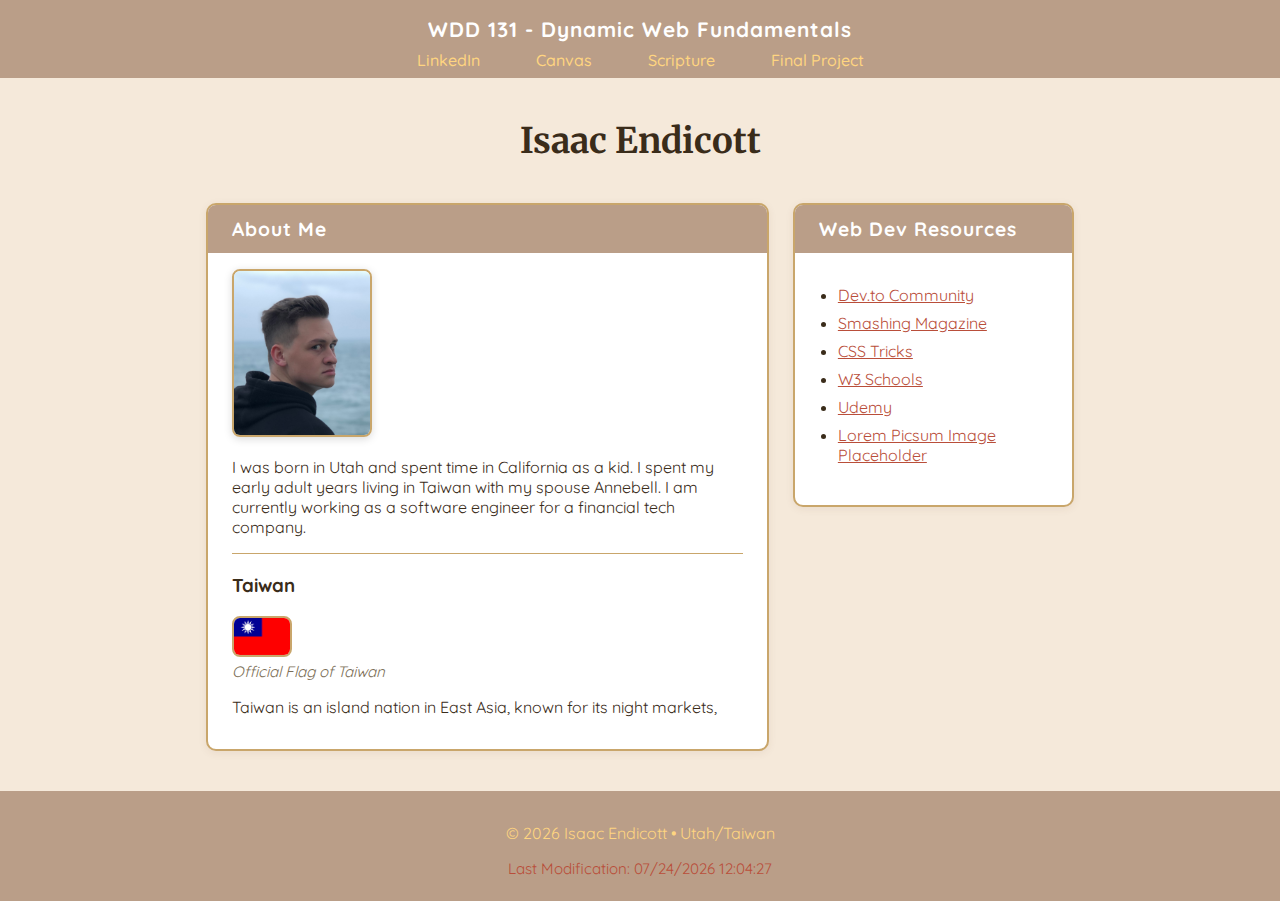
<file: index.html>
<!DOCTYPE html>
<html lang="en">
  <head>
    <meta charset="UTF-8" />
    <meta name="viewport" content="width=device-width, initial-scale=1.0" />
    <title>WDD 131 Dynamic Web Fundamentals Isaac Endicott</title>
    <meta
      name="description"
      content="This is the home page for Isaac Endicott's WDD 131 - Dynamic Web Fundamentals class."
    />
    <link
      href="https://fonts.googleapis.com/css2?family=Quicksand:wght@500;700&family=Merriweather:wght@400;700&display=swap"
      rel="stylesheet"
    />
    <link rel="stylesheet" href="styles/base.css" />
    <script src="scripts/get-dates.js" defer></script>
  </head>
  <body>
    <header>
      <span id="course-title">WDD 131 - Dynamic Web Fundamentals</span>
      <nav>
        <ul>
          <li>
            <a href="https://www.linkedin.com/in/isaac-endicott-92b133186/"
              >LinkedIn</a
            >
          </li>
          <li><a href="https://byupw.instructure.com/">Canvas</a></li>
          <li>
            <a
              href="https://www.churchofjesuschrist.org/study/scriptures/ot/eccl/9?lang=eng&id=p10#p10"
              >Scripture</a
            >
          </li>
          <li><a href="final-project/">Final Project</a></li>
        </ul>
      </nav>
    </header>
    <main>
      <h1>Isaac Endicott</h1>
      <section class="card">
        <h2>About Me</h2>
        <div>
          <img
            src="images/profile-image.JPG"
            alt="Isaac Endicott profile photo"
            style="
              width: 140px;
              border-radius: 8px;
              box-shadow: 0 2px 8px rgba(0, 0, 0, 0.15);
            "
          />
          <div>
            <p>
              I was born in Utah and spent time in California as a kid. I spent
              my early adult years living in Taiwan with my spouse Annebell. I
              am currently working as a software engineer for a financial tech
              company.
            </p>
            <hr />
            <h3>Taiwan</h3>
            <div>
              <img src="images/taiwan-flag.png" alt="Official Flag of Taiwan" />
              <div>
                <em>Official Flag of Taiwan</em>
              </div>
            </div>
            <p>
              Taiwan is an island nation in East Asia, known for its night
              markets,
            </p>
          </div>
        </div>
      </section>
      <section class="card">
        <h2>Web Dev Resources</h2>
        <ul>
          <li>
            <a href="https://dev.to/" target="_blank">Dev.to Community</a>
          </li>
          <li>
            <a href="https://www.smashingmagazine.com/" target="_blank"
              >Smashing Magazine</a
            >
          </li>
          <li>
            <a href="https://css-tricks.com/" target="_blank">CSS Tricks</a>
          </li>
          <li>
            <a href="https://www.w3schools.com/" target="_blank">W3 Schools</a>
          </li>
          <li><a href="https://www.udemy.com/" target="_blank">Udemy</a></li>
          <li>
            <a href="https://picsum.photos/" target="_blank"
              >Lorem Picsum Image Placeholder</a
            >
          </li>
        </ul>
      </section>
    </main>
    <footer>
      <p><span id="currentyear"></span></p>
      <p id="lastModified"></p>
    </footer>
  </body>
</html>
</file>
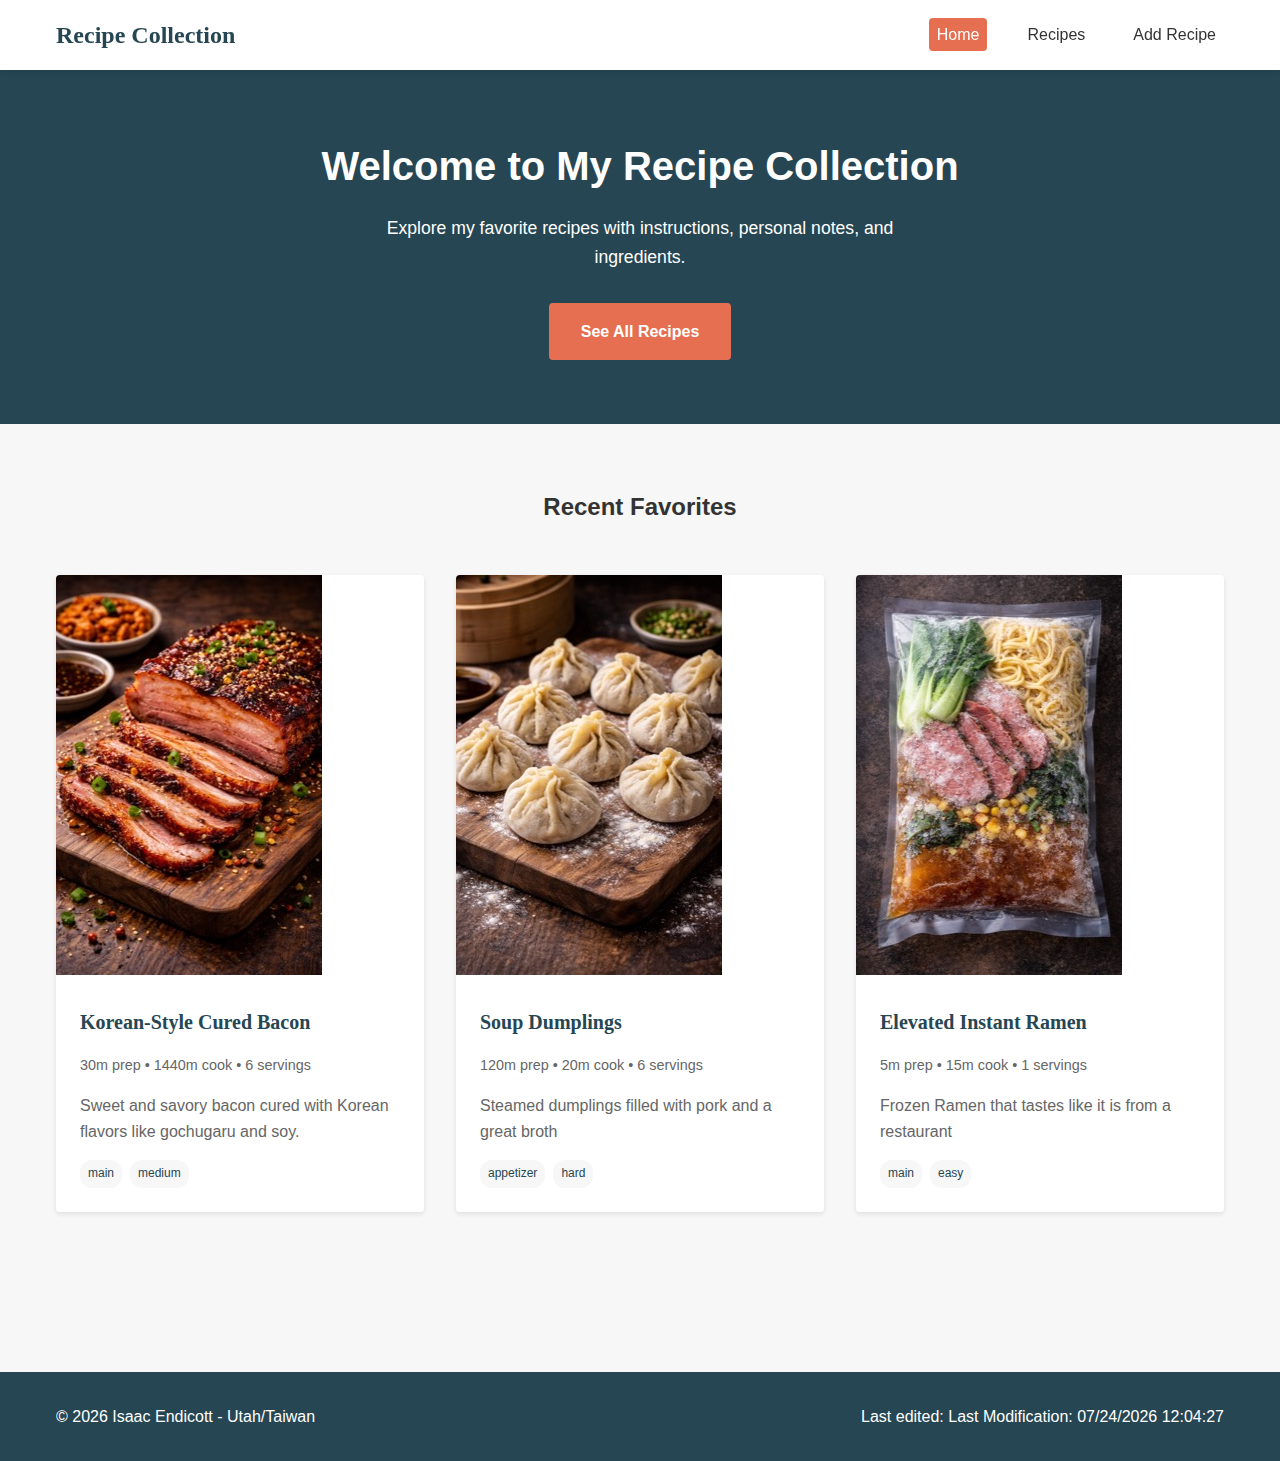
<file: project/index.html>
<!doctype html>
<html lang="en">
  <head>
    <meta charset="UTF-8" />
    <meta name="viewport" content="width=device-width, initial-scale=1.0" />
    <title>Favorite Food Recipe Collection | Home</title>
    <meta
      name="description"
      content="WDD131 Isaac's final project a simple recipe collection page."
    />
    <meta name="author" content="Isaac Endicott" />
    <link rel="preconnect" href="https://fonts.googleapis.com" />
    <link rel="preconnect" href="https://fonts.gstatic.com" crossorigin />
    <link
      href="https://fonts.googleapis.com/css2?family=Playfair+Display:wght@400;700&family=Source+Sans+Pro:wght@300;400;600&display=swap"
      rel="stylesheet"
    />
    <link rel="stylesheet" href="./styles/main.css" />
    <script src="./scripts/main.js"></script>
  </head>

  <body>
    <header class="site-header">
      <div class="container">
        <div class="header-content">
          <div class="logo">
            <h1>Recipe Collection</h1>
          </div>
          <nav class="main-nav" aria-label="Main navigation">
            <button class="nav-toggle" aria-label="Toggle navigation">
              ☰
            </button>
            <ul class="nav-list">
              <li><a href="index.html" class="nav-link active">Home</a></li>
              <li><a href="recipes.html" class="nav-link">Recipes</a></li>
              <li><a href="add-recipe.html" class="nav-link">Add Recipe</a></li>
            </ul>
          </nav>
        </div>
      </div>
    </header>

    <main>
      <section class="hero">
        <div class="container">
          <div class="hero-content">
            <h2>Welcome to My Recipe Collection</h2>
            <p class="hero-text">
              Explore my favorite recipes with instructions, personal notes, and
              ingredients.
            </p>
            <a href="recipes.html" class="cta-button">See All Recipes</a>
          </div>
        </div>
      </section>
      <section class="featured-recipes">
        <div class="container">
          <h2>Recent Favorites</h2>
          <div class="recipe-grid" id="featured-grid"></div>
        </div>
      </section>
    </main>

    <footer class="site-footer">
      <div class="container">
        <div class="footer-content">
          <p>&copy; <span id="year"></span> Isaac Endicott - Utah/Taiwan</p>
          <p>Last edited: <span id="last-edited"></span></p>
        </div>
      </div>
    </footer>
  </body>
</html>
</file>
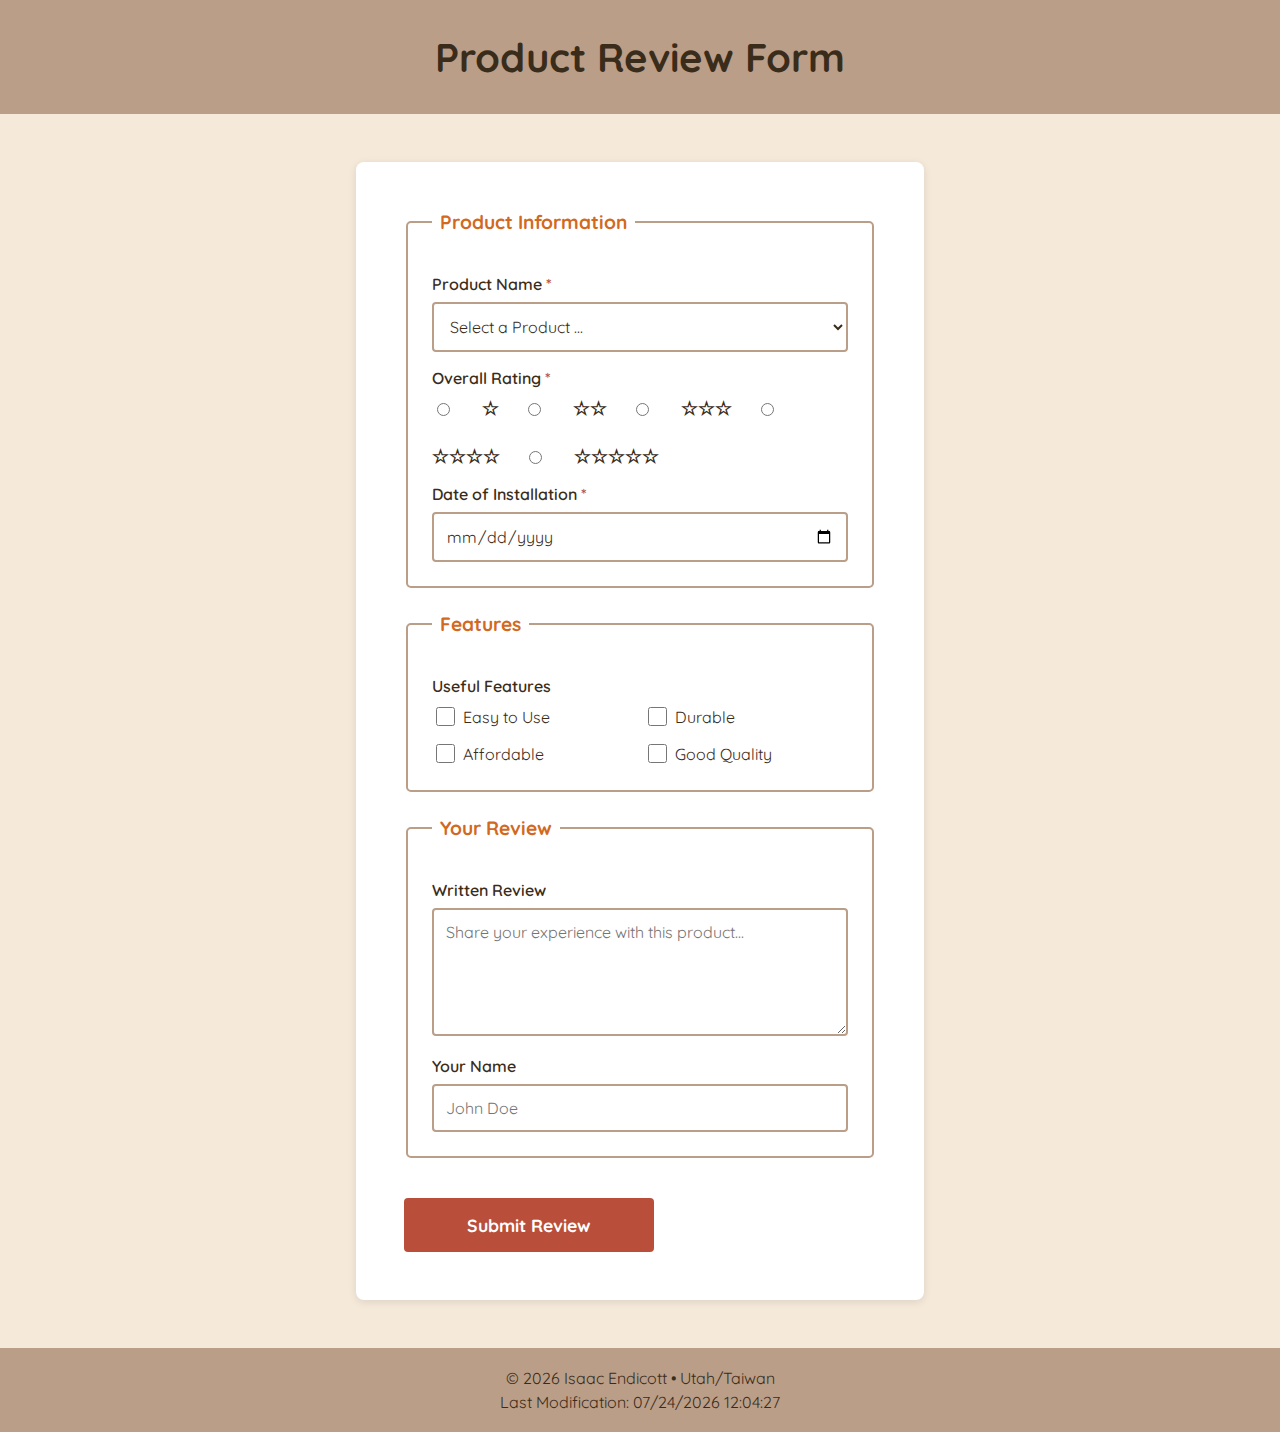
<file: form.html>
<!doctype html>
<html lang="en">
  <head>
    <meta charset="UTF-8" />
    <meta name="viewport" content="width=device-width, initial-scale=1.0" />
    <title>Product Review Form - WDD 131 Isaac Endicott</title>
    <meta
      name="description"
      content="Product review form page for WDD 131 by Isaac Endicott."
    />
    <meta name="author" content="Isaac Endicott" />
    <link rel="preconnect" href="https://fonts.googleapis.com" />
    <link rel="preconnect" href="https://fonts.gstatic.com" crossorigin />
    <link
      href="https://fonts.googleapis.com/css2?family=Quicksand:wght@500;700&family=Merriweather:wght@400;700&display=swap"
      rel="stylesheet"
    />
    <link rel="stylesheet" href="styles/form.css" />
    <script src="scripts/form.js" defer></script>
    <script src="scripts/getdates.js" defer></script>
  </head>
  <body>
    <header>
      <h1>Product Review Form</h1>
    </header>
    <main>
      <form method="get" action="review.html">
        <fieldset>
          <legend>Product Information</legend>

          <label for="productName"
            >Product Name <span class="required">*</span></label
          >
          <select id="productName" name="productName" required>
            <option value="" disabled selected>Select a Product ...</option>
          </select>

          <label>Overall Rating <span class="required">*</span></label>
          <div class="rating-group">
            <input type="radio" id="rating1" name="rating" value="1" required />
            <label for="rating1">&star;</label>

            <input type="radio" id="rating2" name="rating" value="2" />
            <label for="rating2">&star;&star;</label>

            <input type="radio" id="rating3" name="rating" value="3" />
            <label for="rating3">&star;&star;&star;</label>

            <input type="radio" id="rating4" name="rating" value="4" />
            <label for="rating4">&star;&star;&star;&star;</label>

            <input type="radio" id="rating5" name="rating" value="5" />
            <label for="rating5">&star;&star;&star;&star;&star;</label>
          </div>

          <label for="installDate"
            >Date of Installation <span class="required">*</span></label
          >
          <input type="date" id="installDate" name="installDate" required />
        </fieldset>

        <fieldset>
          <legend>Features</legend>

          <label>Useful Features</label>
          <div class="checkbox-group">
            <div>
              <input
                type="checkbox"
                id="easyToUse"
                name="features"
                value="Easy to Use"
              />
              <label for="easyToUse">Easy to Use</label>
            </div>
            <div>
              <input
                type="checkbox"
                id="durable"
                name="features"
                value="Durable"
              />
              <label for="durable">Durable</label>
            </div>
            <div>
              <input
                type="checkbox"
                id="affordable"
                name="features"
                value="Affordable"
              />
              <label for="affordable">Affordable</label>
            </div>
            <div>
              <input
                type="checkbox"
                id="goodQuality"
                name="features"
                value="Good Quality"
              />
              <label for="goodQuality">Good Quality</label>
            </div>
          </div>
        </fieldset>

        <fieldset>
          <legend>Your Review</legend>

          <label for="writtenReview">Written Review</label>
          <textarea
            id="writtenReview"
            name="writtenReview"
            rows="5"
            placeholder="Share your experience with this product..."
          ></textarea>

          <label for="userName">Your Name</label>
          <input
            type="text"
            id="userName"
            name="userName"
            placeholder="John Doe"
          />
        </fieldset>

        <button type="submit">Submit Review</button>
      </form>
    </main>
    <footer>
      <p><span id="currentyear"></span></p>
      <p id="lastModified"></p>
    </footer>
  </body>
</html>
</file>
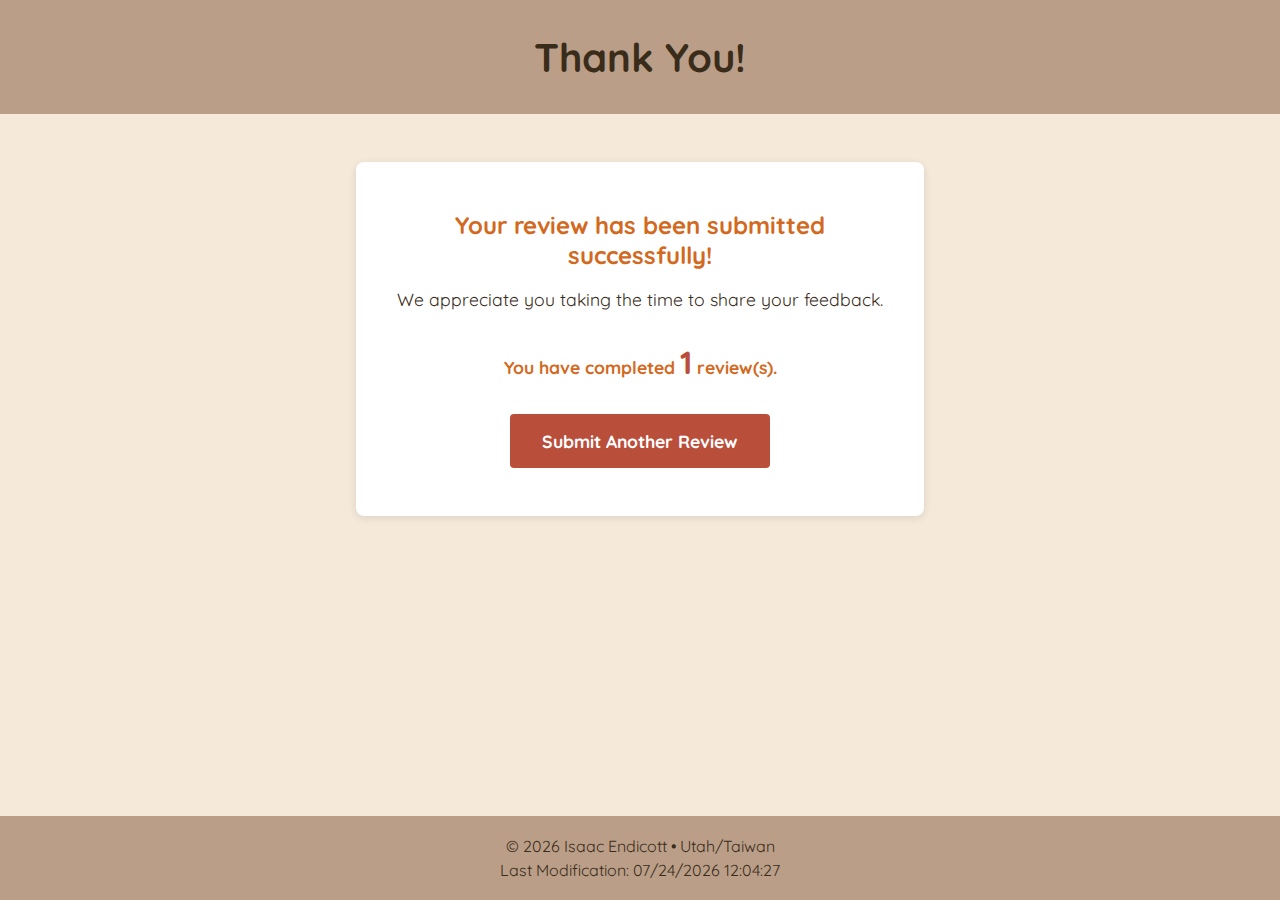
<file: review.html>
<!doctype html>
<html lang="en">
  <head>
    <meta charset="UTF-8" />
    <meta name="viewport" content="width=device-width, initial-scale=1.0" />
    <title>Review Confirmation - WDD 131 Isaac Endicott</title>
    <meta
      name="description"
      content="Review confirmation page for WDD 131 by Isaac Endicott."
    />
    <meta name="author" content="Isaac Endicott" />
    <link rel="preconnect" href="https://fonts.googleapis.com" />
    <link rel="preconnect" href="https://fonts.gstatic.com" crossorigin />
    <link
      href="https://fonts.googleapis.com/css2?family=Quicksand:wght@500;700&family=Merriweather:wght@400;700&display=swap"
      rel="stylesheet"
    />
    <link rel="stylesheet" href="styles/form.css" />
    <script src="scripts/review.js" defer></script>
    <script src="scripts/getdates.js" defer></script>
  </head>
  <body>
    <header>
      <h1>Thank You!</h1>
    </header>
    <main>
      <div class="confirmation-message">
        <h2>Your review has been submitted successfully!</h2>
        <p>We appreciate you taking the time to share your feedback.</p>
        <p class="review-count">
          You have completed <span id="reviewCount">0</span> review(s).
        </p>
        <a href="form.html" class="button">Submit Another Review</a>
      </div>
    </main>
    <footer>
      <p><span id="currentyear"></span></p>
      <p id="lastModified"></p>
    </footer>
  </body>
</html>
</file>
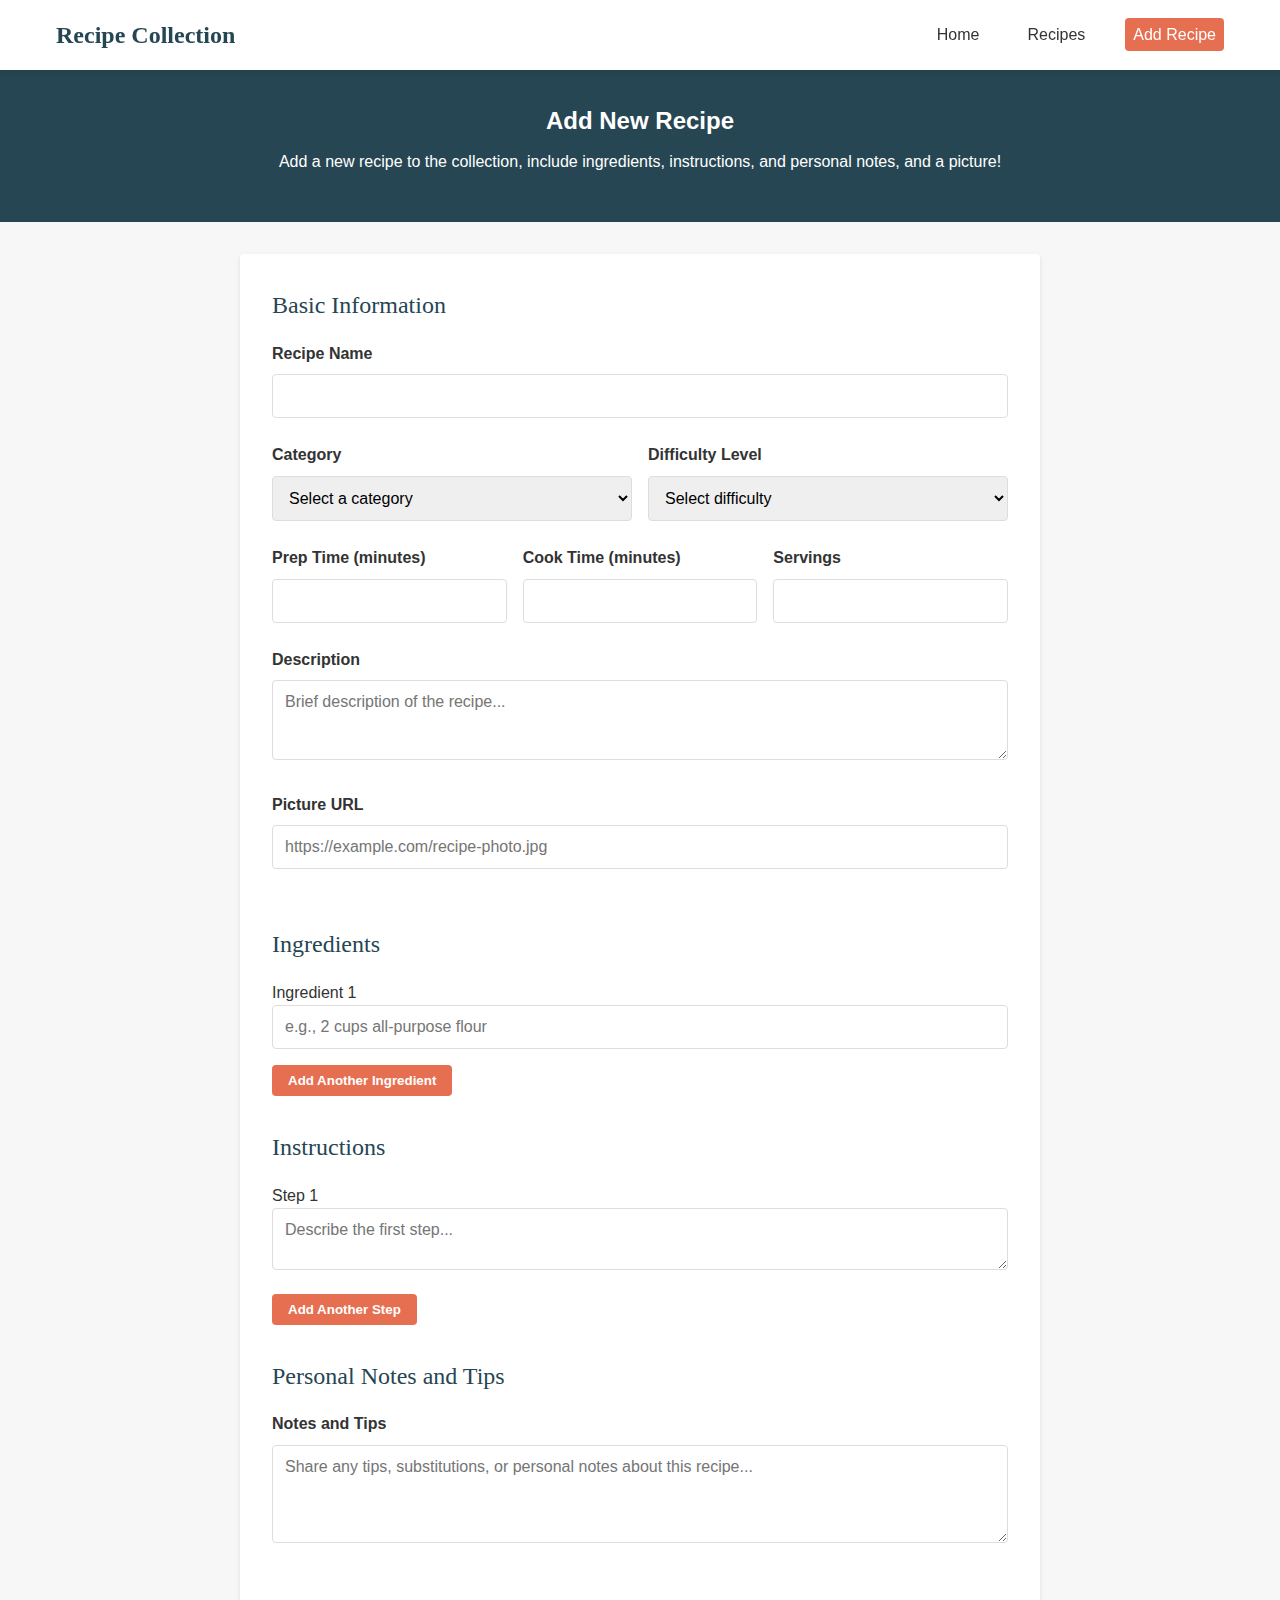
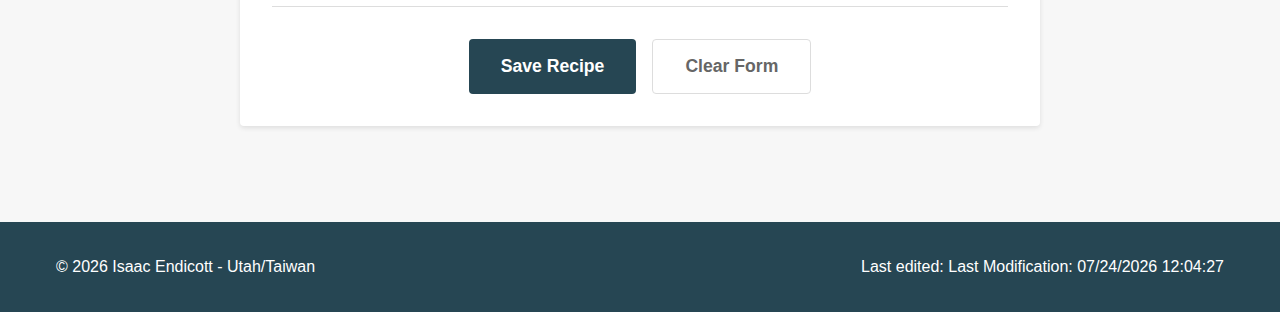
<file: project/add-recipe.html>
<!doctype html>
<html lang="en">
  <head>
    <meta charset="UTF-8" />
    <meta name="viewport" content="width=device-width, initial-scale=1.0" />
    <title>Add New Recipe | Favorite Food Recipe Collection</title>
    <meta
      name="description"
      content="WDD131 Isaac's final project a recipe collection form"
    />
    <meta name="author" content="Isaac Endicott" />
    <link rel="preconnect" href="https://fonts.googleapis.com" />
    <link rel="preconnect" href="https://fonts.gstatic.com" crossorigin />
    <link
      href="https://fonts.googleapis.com/css2?family=Playfair+Display:wght@400;700&family=Source+Sans+Pro:wght@300;400;600&display=swap"
      rel="stylesheet"
    />
    <link rel="stylesheet" href="./styles/main.css" />
    <script src="./scripts/main.js"></script>
    <script src="./scripts/add-recipe.js"></script>
  </head>

  <body>
    <header class="site-header">
      <div class="container">
        <div class="header-content">
          <div class="logo">
            <h1><a href="index.html">Recipe Collection</a></h1>
          </div>
          <nav class="main-nav" aria-label="Main navigation">
            <button class="nav-toggle" aria-label="Toggle navigation">
              ☰
            </button>
            <ul class="nav-list">
              <li><a href="index.html" class="nav-link">Home</a></li>
              <li><a href="recipes.html" class="nav-link">Recipes</a></li>
              <li>
                <a href="add-recipe.html" class="nav-link active">Add Recipe</a>
              </li>
            </ul>
          </nav>
        </div>
      </div>
    </header>

    <main>
      <section class="page-hero">
        <div class="container">
          <h2>Add New Recipe</h2>
          <p>
            Add a new recipe to the collection, include ingredients,
            instructions, and personal notes, and a picture!
          </p>
        </div>
      </section>

      <section class="form-section">
        <div class="container">
          <form class="recipe-form" id="recipe-form" novalidate>
            <fieldset class="form-section-group">
              <legend>Basic Information</legend>

              <div class="form-group">
                <label for="recipe-name" class="required">Recipe Name</label>
                <input
                  type="text"
                  id="recipe-name"
                  name="recipeName"
                  required
                  maxlength="100"
                  class="form-control"
                />
                <div class="error-message" id="recipe-name-error"></div>
              </div>

              <div class="form-row">
                <div class="form-group">
                  <label for="category" class="required">Category</label>
                  <select
                    id="category"
                    name="category"
                    required
                    class="form-control"
                  >
                    <option value="">Select a category</option>
                    <option value="main">Main Dishes</option>
                    <option value="appetizer">Appetizers</option>
                    <option value="dessert">Desserts</option>
                    <option value="soup">Soups</option>
                    <option value="side">Side Dishes</option>
                  </select>
                  <div class="error-message" id="category-error"></div>
                </div>

                <div class="form-group">
                  <label for="difficulty" class="required"
                    >Difficulty Level</label
                  >
                  <select
                    id="difficulty"
                    name="difficulty"
                    required
                    class="form-control"
                  >
                    <option value="">Select difficulty</option>
                    <option value="easy">Easy</option>
                    <option value="medium">Medium</option>
                    <option value="hard">Hard</option>
                  </select>
                  <div class="error-message" id="difficulty-error"></div>
                </div>
              </div>

              <div class="form-row">
                <div class="form-group">
                  <label for="prep-time">Prep Time (minutes)</label>
                  <input
                    type="number"
                    id="prep-time"
                    name="prepTime"
                    min="1"
                    max="480"
                    class="form-control"
                    required
                  />
                </div>

                <div class="form-group">
                  <label for="cook-time">Cook Time (minutes)</label>
                  <input
                    type="number"
                    id="cook-time"
                    name="cookTime"
                    min="1"
                    max="480"
                    class="form-control"
                    required
                  />
                </div>

                <div class="form-group">
                  <label for="servings">Servings</label>
                  <input
                    type="number"
                    id="servings"
                    name="servings"
                    min="1"
                    max="20"
                    class="form-control"
                    required
                  />
                </div>
              </div>

              <div class="form-group">
                <label for="description">Description</label>
                <textarea
                  id="description"
                  name="description"
                  rows="3"
                  maxlength="500"
                  class="form-control"
                  placeholder="Brief description of the recipe..."
                  required
                ></textarea>
              </div>

              <div class="form-group">
                <label for="image-url" class="required">Picture URL</label>
                <input
                  type="url"
                  id="image-url"
                  name="imageUrl"
                  required
                  class="form-control"
                  placeholder="https://example.com/recipe-photo.jpg"
                />
                <div class="error-message" id="image-url-error"></div>
              </div>
            </fieldset>

            <fieldset class="form-section-group">
              <legend>Ingredients</legend>

              <div class="dynamic-list" id="ingredients-list">
                <div class="list-item">
                  <label for="ingredient-0" class="sr-only">Ingredient 1</label>
                  <input
                    type="text"
                    id="ingredient-0"
                    name="ingredient-0"
                    placeholder="e.g., 2 cups all-purpose flour"
                    class="form-control ingredient-input"
                    required
                  />
                </div>
              </div>

              <button type="button" id="add-ingredient" class="add-btn">
                Add Another Ingredient
              </button>
            </fieldset>

            <fieldset class="form-section-group">
              <legend>Instructions</legend>

              <div class="dynamic-list" id="instructions-list">
                <div class="list-item">
                  <label for="instruction-0" class="sr-only">Step 1</label>
                  <textarea
                    id="instruction-0"
                    name="instruction-0"
                    rows="2"
                    placeholder="Describe the first step..."
                    class="form-control instruction-input"
                    required
                  ></textarea>
                </div>
              </div>

              <button type="button" id="add-instruction" class="add-btn">
                Add Another Step
              </button>
            </fieldset>

            <fieldset class="form-section-group">
              <legend>Personal Notes and Tips</legend>

              <div class="form-group">
                <label for="notes">Notes and Tips</label>
                <textarea
                  id="notes"
                  name="notes"
                  rows="4"
                  maxlength="1000"
                  class="form-control"
                  placeholder="Share any tips, substitutions, or personal notes about this recipe..."
                  required
                ></textarea>
              </div>
            </fieldset>

            <div class="form-actions">
              <button type="submit" class="submit-btn">Save Recipe</button>
              <button type="reset" class="reset-btn">Clear Form</button>
            </div>

            <div
              class="form-message"
              id="form-message"
              style="display: none"
            ></div>
          </form>
        </div>
      </section>
    </main>

    <footer class="site-footer">
      <div class="container">
        <div class="footer-content">
          <p>&copy; <span id="year"></span> Isaac Endicott - Utah/Taiwan</p>
          <p>Last edited: <span id="last-edited"></span></p>
        </div>
      </div>
    </footer>
  </body>
</html>
</file>
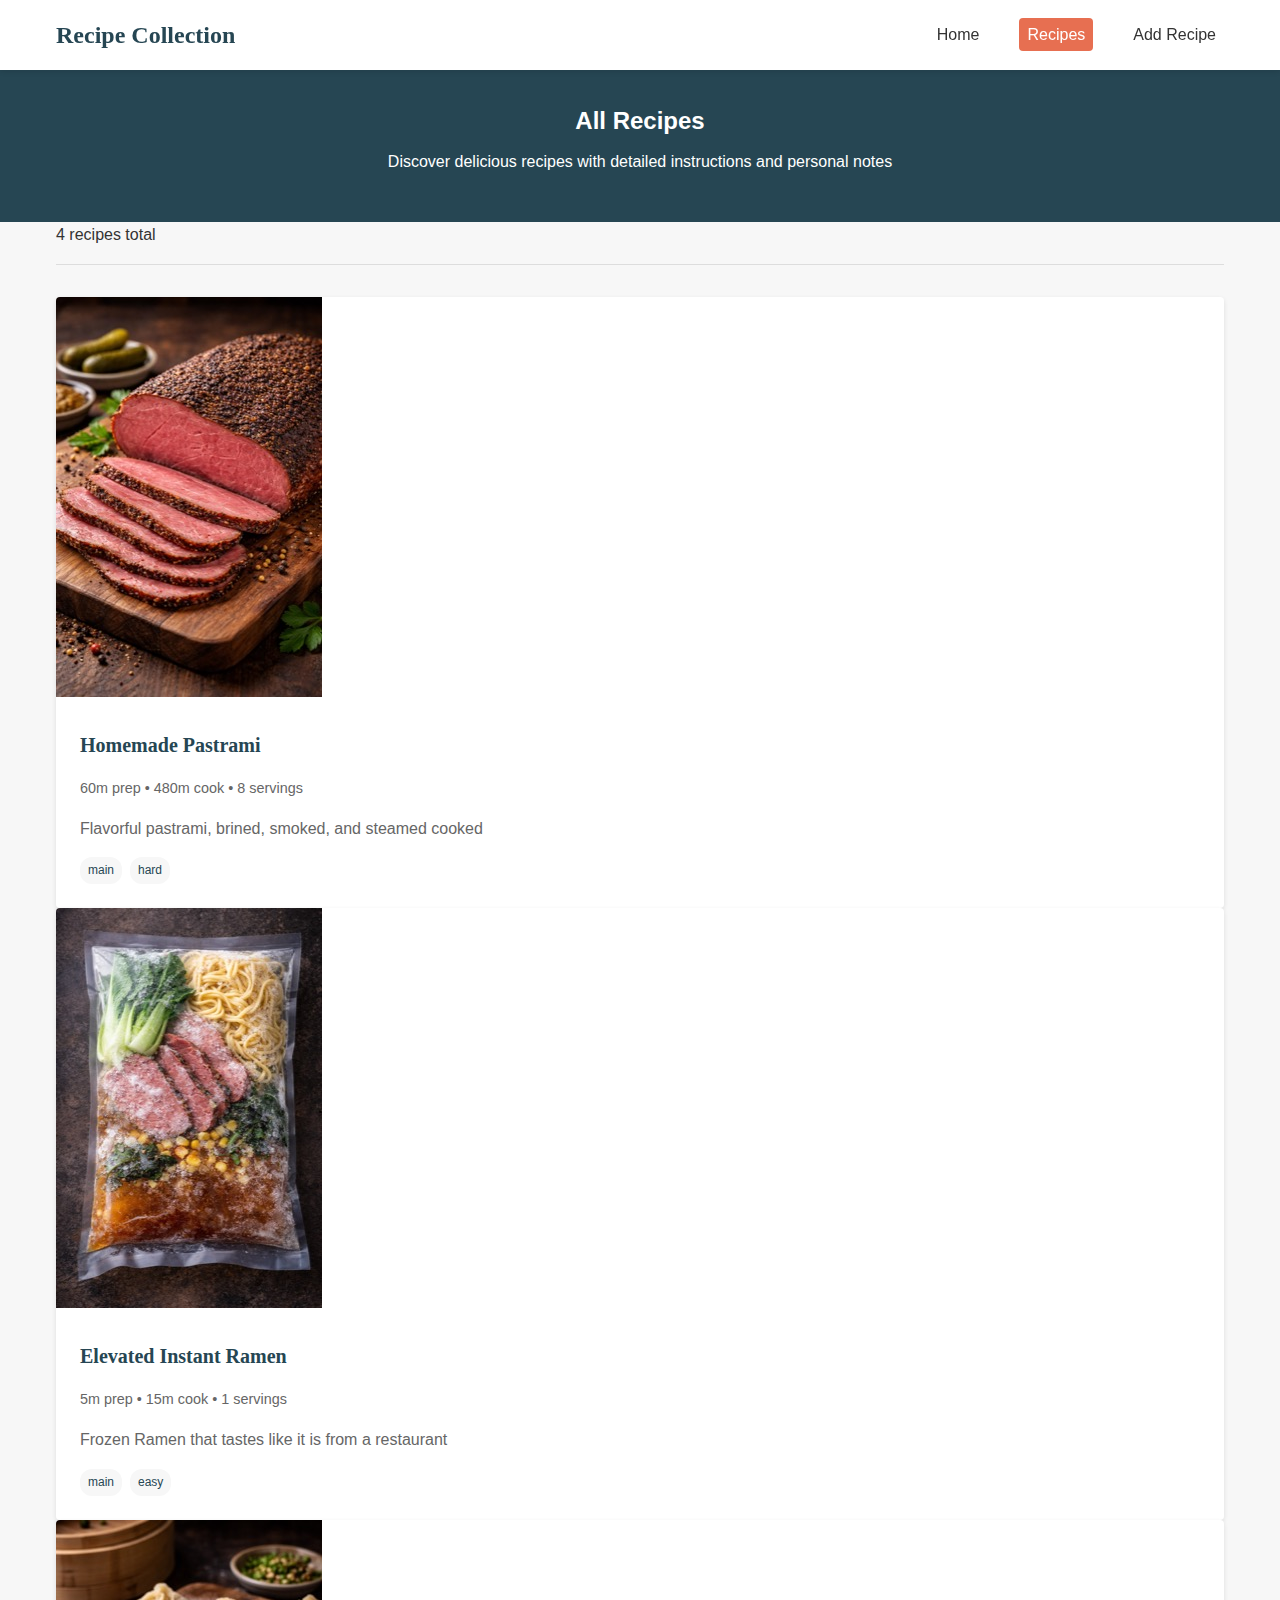
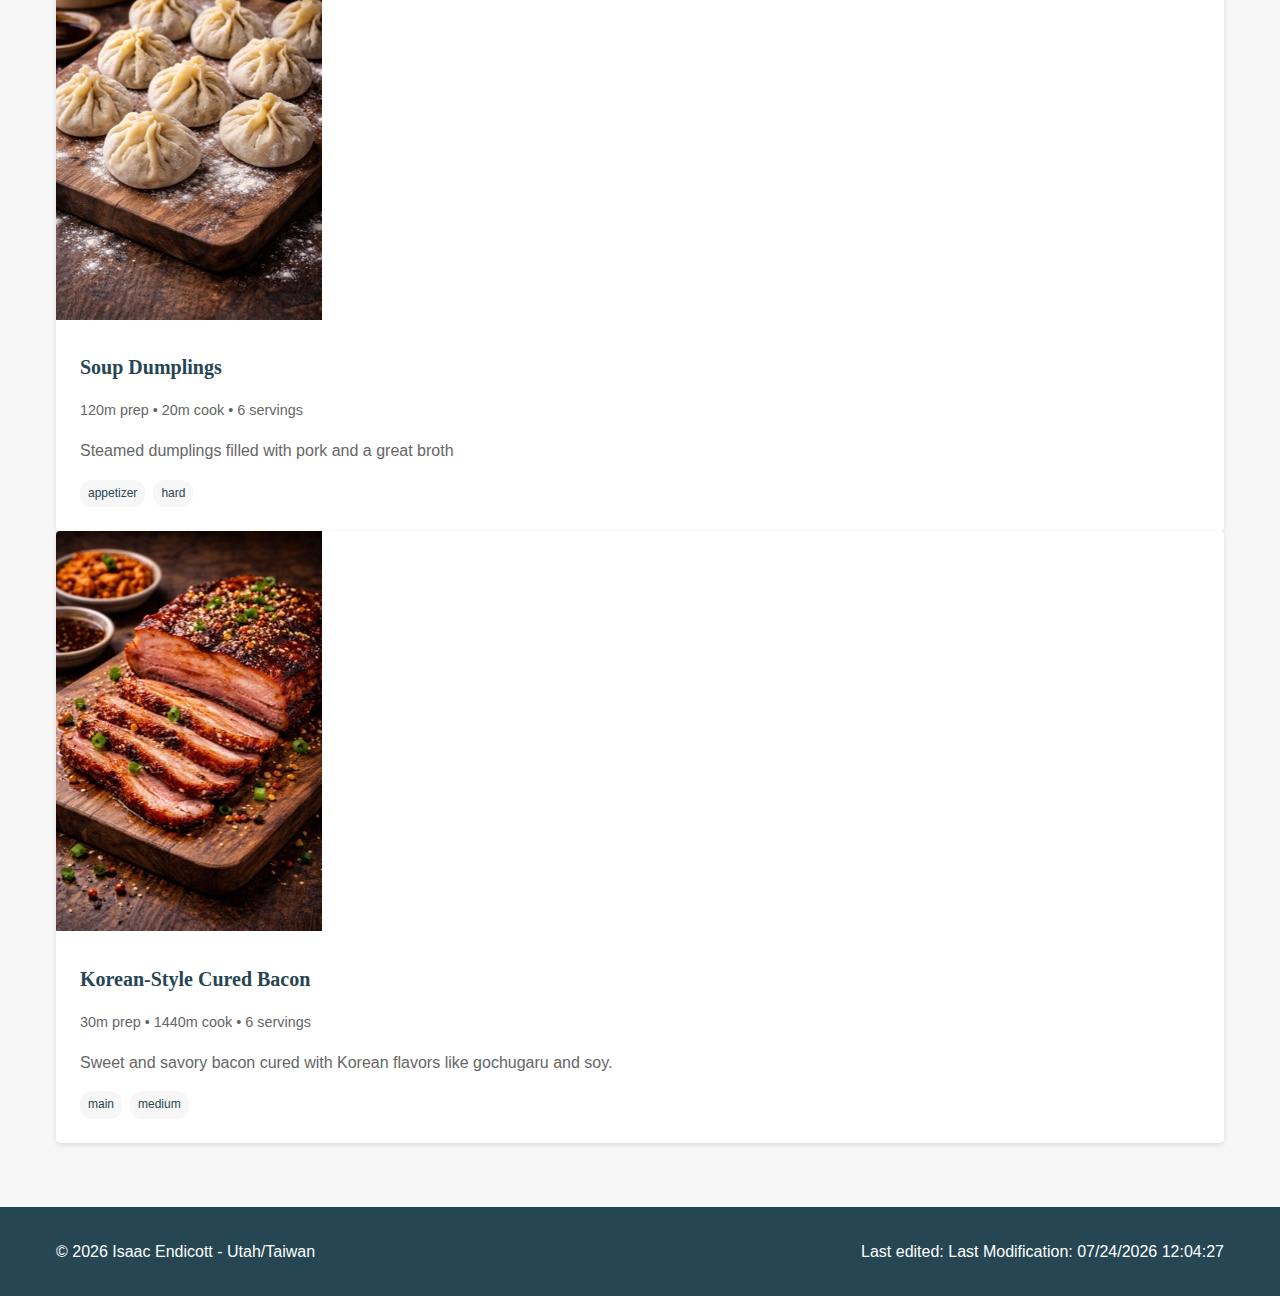
<file: project/recipes.html>
<!doctype html>
<html lang="en">
  <head>
    <meta charset="UTF-8" />
    <meta name="viewport" content="width=device-width, initial-scale=1.0" />
    <title>All Recipes | Favorite Food Recipe Collection</title>
    <meta
      name="description"
      content="WDD131 Isaac's final project a page holding all of the recipes that have been added"
    />
    <meta name="author" content="Isaac Endicott" />
    <link rel="preconnect" href="https://fonts.googleapis.com" />
    <link rel="preconnect" href="https://fonts.gstatic.com" crossorigin />
    <link
      href="https://fonts.googleapis.com/css2?family=Playfair+Display:wght@400;700&family=Source+Sans+Pro:wght@300;400;600&display=swap"
      rel="stylesheet"
    />
    <link rel="stylesheet" href="./styles/main.css" />
    <script src="./scripts/main.js"></script>
  </head>

  <body>
    <header class="site-header">
      <div class="container">
        <div class="header-content">
          <div class="logo">
            <h1><a href="index.html">Recipe Collection</a></h1>
          </div>
          <nav class="main-nav" aria-label="Main navigation">
            <button class="nav-toggle" aria-label="Toggle navigation">
              ☰
            </button>
            <ul class="nav-list">
              <li><a href="index.html" class="nav-link">Home</a></li>
              <li>
                <a href="recipes.html" class="nav-link active">Recipes</a>
              </li>
              <li><a href="add-recipe.html" class="nav-link">Add Recipe</a></li>
            </ul>
          </nav>
        </div>
      </div>
    </header>

    <main>
      <section class="page-hero">
        <div class="container">
          <h2>All Recipes</h2>
          <p>
            Discover delicious recipes with detailed instructions and personal
            notes
          </p>
        </div>
      </section>

      <section class="recipes-content">
        <div class="container">
          <div class="recipe-results">
            <div class="results-header">
              <span id="results-count">0 recipes total</span>
            </div>

            <div class="recipe-container" id="recipe-container"></div>
          </div>
        </div>
      </section>
    </main>

    <footer class="site-footer">
      <div class="container">
        <div class="footer-content">
          <p>&copy; <span id="year"></span> Isaac Endicott - Utah/Taiwan</p>
          <p>Last edited: <span id="last-edited"></span></p>
        </div>
      </div>
    </footer>
  </body>
</html>
</file>
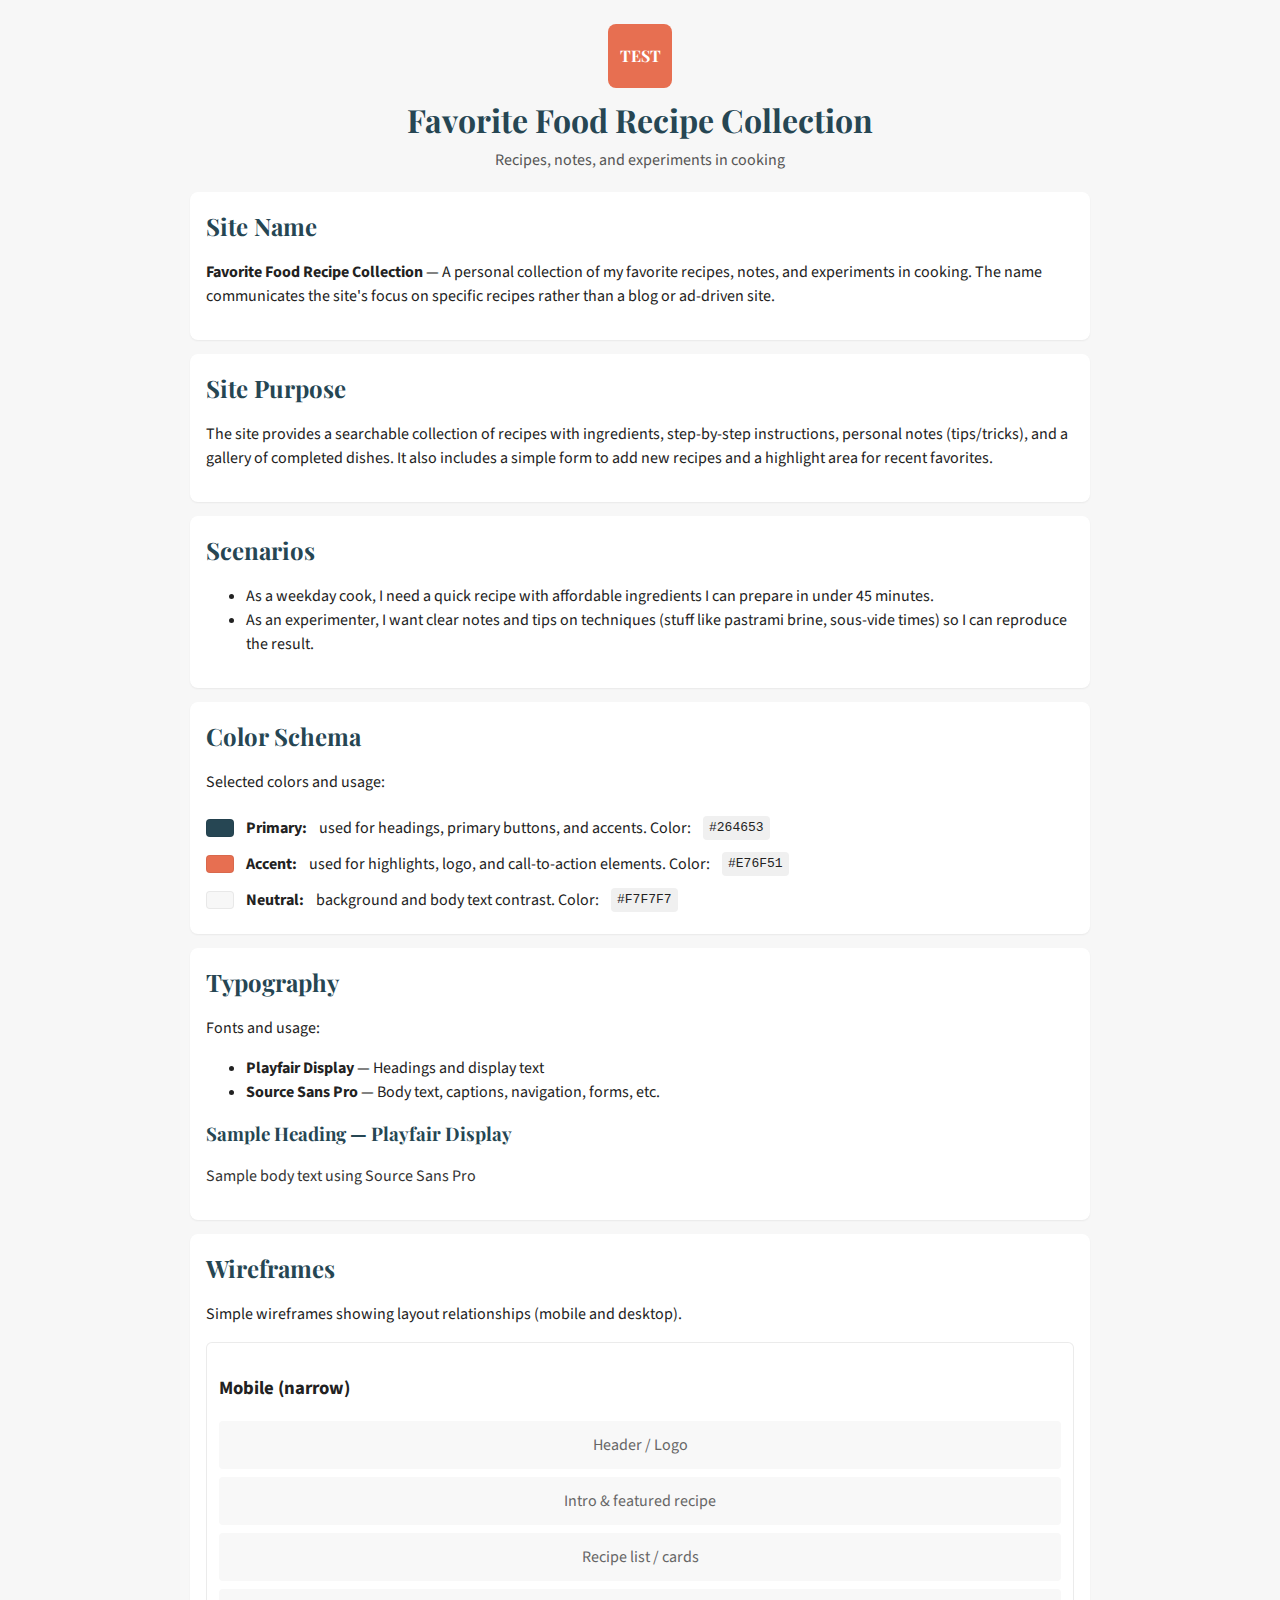
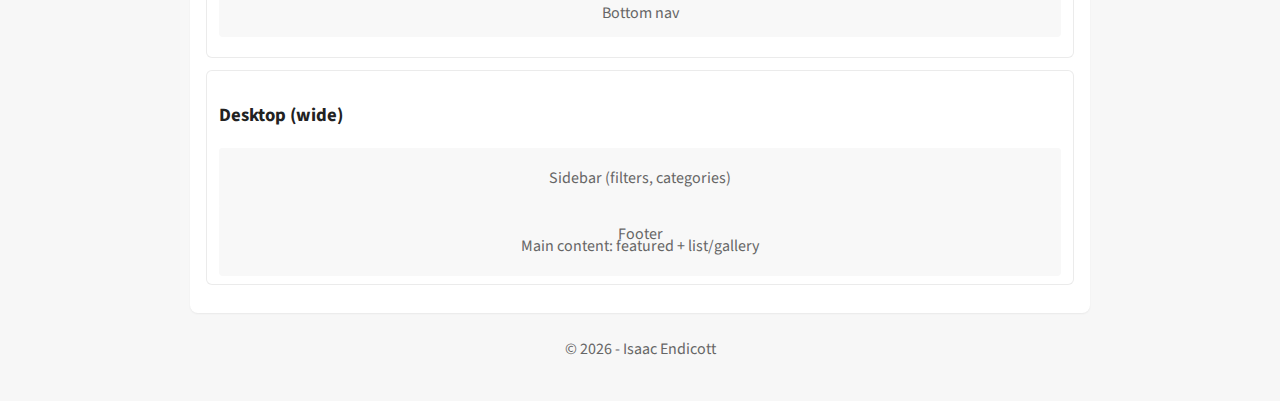
<file: project/siteplan.html>
<!doctype html>
<html lang="en">
  <head>
    <meta charset="UTF-8" />
    <meta name="viewport" content="width=device-width, initial-scale=1.0" />
    <title>Site Plan - Favorite Food Recipe Collection</title>
    <meta
      name="description"
      content="Site plan for Favorite Food Recipe Collection by Isaac Endicott."
    />
    <meta name="author" content="Isaac Endicott" />
    <link rel="preconnect" href="https://fonts.googleapis.com" />
    <link rel="preconnect" href="https://fonts.gstatic.com" crossorigin />
    <link
      href="https://fonts.googleapis.com/css2?family=Playfair+Display:wght@400;700&family=Source+Sans+Pro:wght@300;400;600&display=swap"
      rel="stylesheet"
    />
    <link rel="stylesheet" href="./styles/siteplan.css" />
  </head>

  <body>
    <header class="site-header">
      <div class="logo" aria-hidden="true">
        <div class="test-logo" role="img" aria-label="Test logo">TEST</div>
      </div>
      <h1>Favorite Food Recipe Collection</h1>
      <p class="tagline">Recipes, notes, and experiments in cooking</p>
    </header>

    <main class="container">
      <section>
        <h2>Site Name</h2>
        <p>
          <strong>Favorite Food Recipe Collection</strong> — A personal
          collection of my favorite recipes, notes, and experiments in cooking.
          The name communicates the site's focus on specific recipes rather than
          a blog or ad-driven site.
        </p>
      </section>

      <section>
        <h2>Site Purpose</h2>
        <p>
          The site provides a searchable collection of recipes with ingredients,
          step-by-step instructions, personal notes (tips/tricks), and a gallery
          of completed dishes. It also includes a simple form to add new recipes
          and a highlight area for recent favorites.
        </p>
      </section>

      <section>
        <h2>Scenarios</h2>
        <ul>
          <li>
            As a weekday cook, I need a quick recipe with affordable ingredients
            I can prepare in under 45 minutes.
          </li>
          <li>
            As an experimenter, I want clear notes and tips on techniques (stuff
            like pastrami brine, sous-vide times) so I can reproduce the result.
          </li>
        </ul>
      </section>

      <section>
        <h2>Color Schema</h2>
        <p>Selected colors and usage:</p>
        <ul class="colors">
          <li>
            <span class="example primary"></span> <strong>Primary:</strong> used
            for headings, primary buttons, and accents. Color:
            <code>#264653</code>
          </li>
          <li>
            <span class="example accent"></span> <strong>Accent:</strong> used
            for highlights, logo, and call-to-action elements. Color:
            <code>#E76F51</code>
          </li>
          <li>
            <span class="example neutral"></span>
            <strong>Neutral:</strong> background and body text contrast. Color:
            <code>#F7F7F7</code>
          </li>
        </ul>
      </section>

      <section>
        <h2>Typography</h2>
        <p>Fonts and usage:</p>
        <ul>
          <li><strong>Playfair Display</strong> — Headings and display text</li>
          <li>
            <strong>Source Sans Pro</strong> — Body text, captions, navigation,
            forms, etc.
          </li>
        </ul>
        <div class="type-samples">
          <h3 class="sample-heading">Sample Heading — Playfair Display</h3>
          <p class="sample-body">Sample body text using Source Sans Pro</p>
        </div>
      </section>

      <section>
        <h2>Wireframes</h2>
        <p>
          Simple wireframes showing layout relationships (mobile and desktop).
        </p>
        <div class="wireframes">
          <div class="wireframe mobile">
            <h3>Mobile (narrow)</h3>
            <div class="wf header">Header / Logo</div>
            <div class="wf hero">Intro &amp; featured recipe</div>
            <div class="wf list">Recipe list / cards</div>
            <div class="wf nav">Bottom nav</div>
          </div>

          <div class="wireframe desktop">
            <h3>Desktop (wide)</h3>
            <div class="wf row">
              <div class="wf sidebar">Sidebar (filters, categories)</div>
              <div class="wf maincol">
                Main content: featured + list/gallery
              </div>
            </div>
            <div class="wf footer">Footer</div>
          </div>
        </div>
      </section>
    </main>

    <footer class="site-footer">
      <p>&copy; <span id="year">2026</span> - Isaac Endicott</p>
    </footer>
  </body>
</html>
</file>
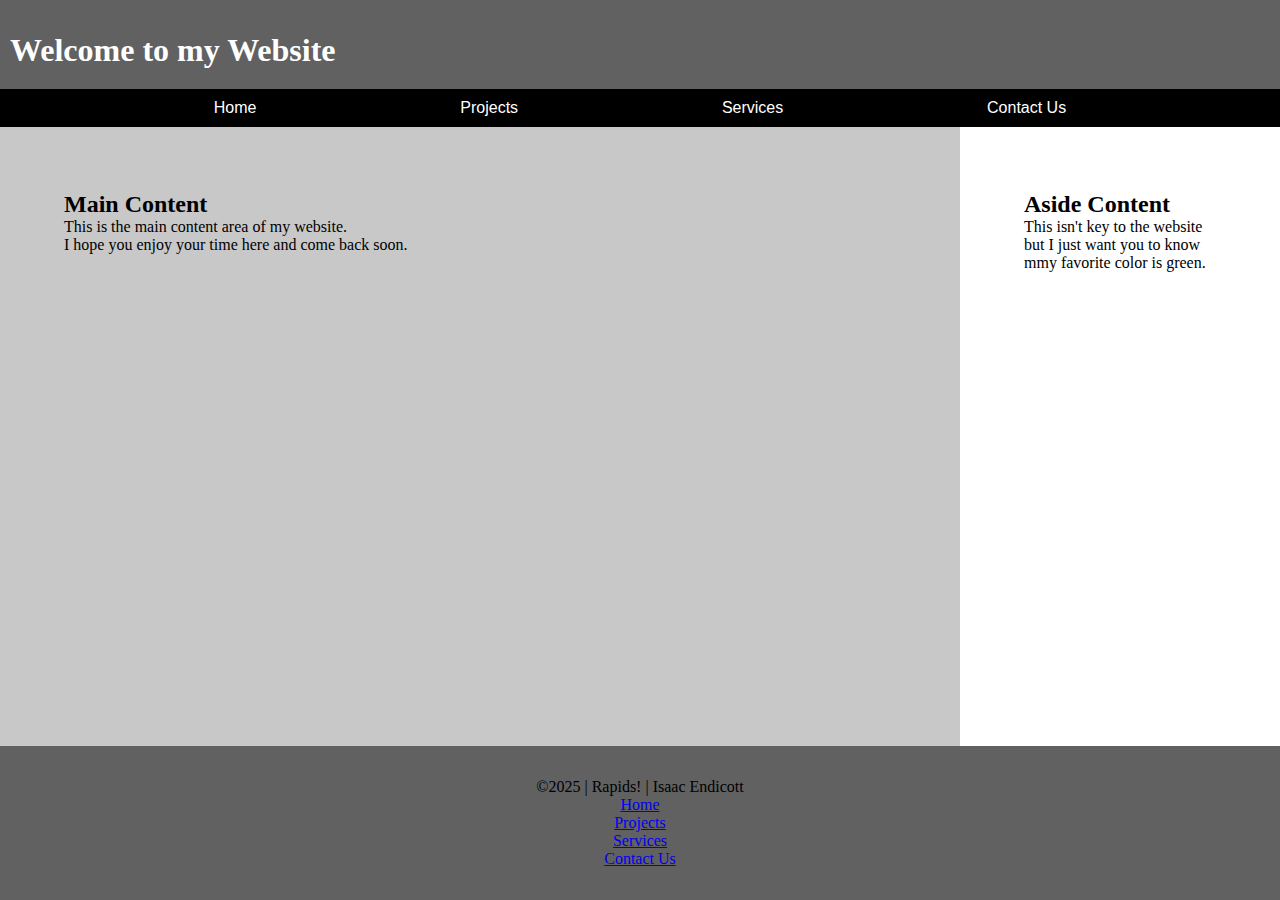
<file: week01/basic-layout.html>
<!DOCTYPE html>
<html lang="en">
  <head>
    <meta charset="UTF-8" />
    <meta name="viewport" content="width=device-width, initial-scale=1.0" />
    <link rel="stylesheet" href="styles/layout.css" />
    <title>Isaac Endicott WDD131</title>
  </head>
  <body>
    <header>
      <h1>Welcome to my Website</h1>
      <nav>
        <ul>
          <li><a href="#">Home</a></li>
          <li><a href="#">Projects</a></li>
          <li><a href="#">Services</a></li>
          <li><a href="#">Contact Us</a></li>
        </ul>
      </nav>
    </header>
    <main>
      <h2>Main Content</h2>
      <p>This is the main content area of my website.</p>
      <p>I hope you enjoy your time here and come back soon.</p>
    </main>
    <aside class="aside-content">
      <h2>Aside Content</h2>
      <p>
        This isn't key to the website but I just want you to know mmy favorite
        color is green.
      </p>
    </aside>
    <footer>
      <p>&copy;2025 | Rapids! | Isaac Endicott</p>
      <nav class="footer-nav">
        <ul>
          <li><a href="#">Home</a></li>
          <li><a href="#">Projects</a></li>
          <li><a href="#">Services</a></li>
          <li><a href="#">Contact Us</a></li>
        </ul>
      </nav>
    </footer>
  </body>
</html>
</file>
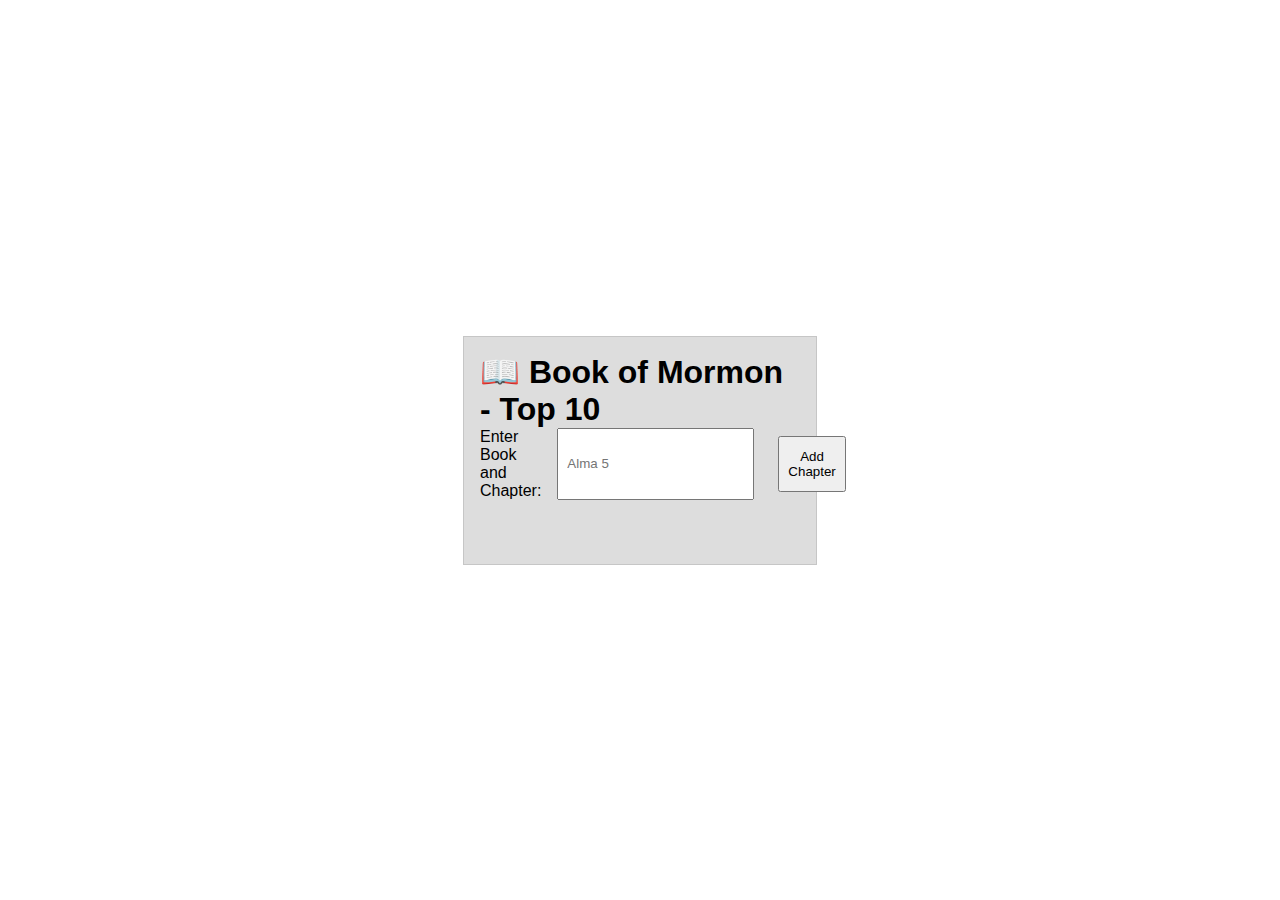
<file: week02/bom.html>
<!doctype html>
<html lang="en">
  <head>
    <meta charset="UTF-8" />
    <meta name="viewport" content="width=device-width, initial-scale=1.0" />
    <title>Book of Mormon Top 10 Chapters</title>
    <meta
      name="description"
      content="Enter and display your favorite Book of Mormon chapters."
    />
    <meta name="author" content="Isaac Endicott" />
    <link rel="stylesheet" href="styles/bom.css" />
  </head>
  <body>
    <main>
      <h1>📖 Book of Mormon - Top 10</h1>
      <div class="input">
        <label for="favchap">Enter Book and Chapter: </label>
        <input type="text" id="favchap" placeholder="Alma 5" />
        <button type="submit">Add Chapter</button>
      </div>
      <ul id="list" class="list"></ul>
    </main>
    <script src="scripts/bom.js"></script>
  </body>
</html>
</file>
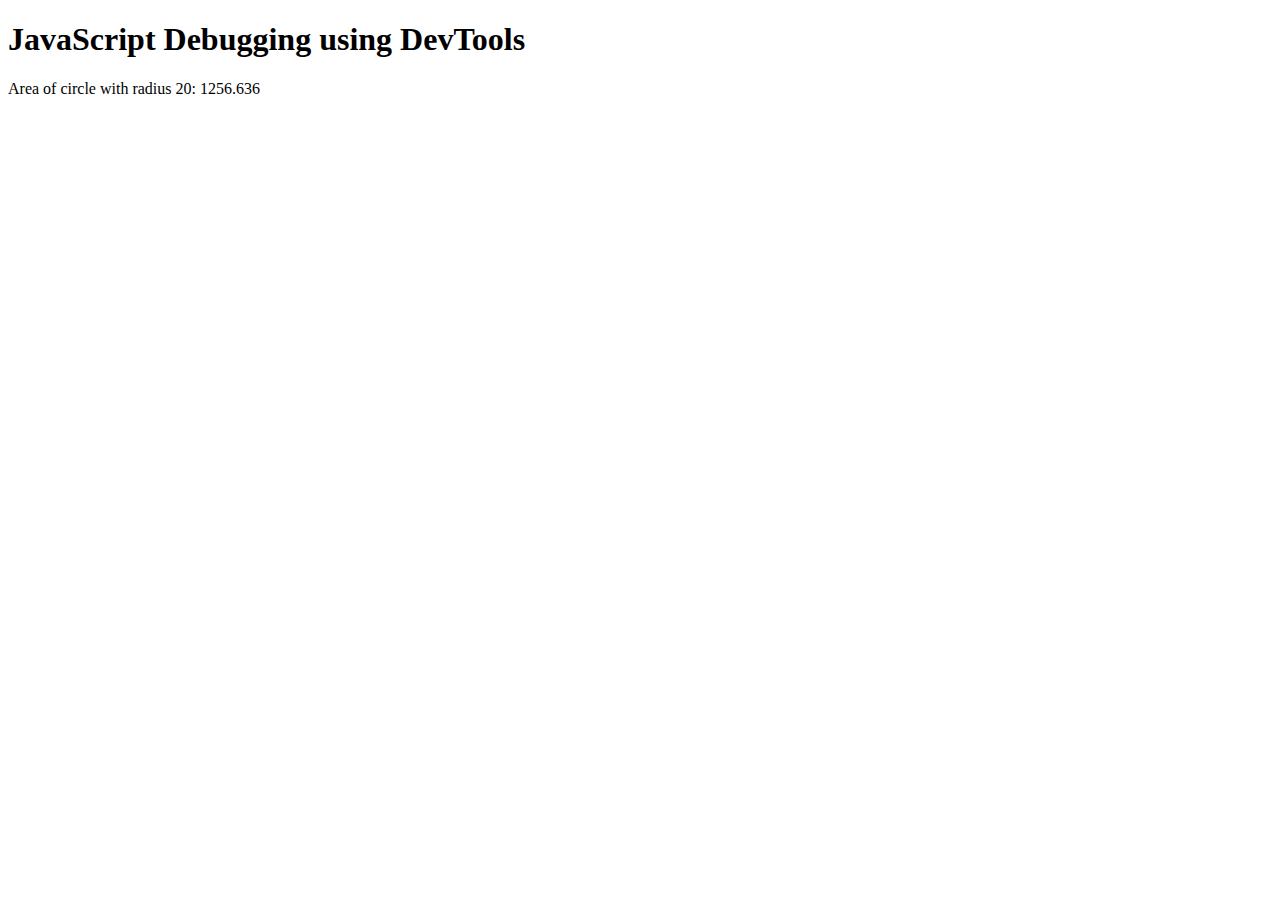
<file: week02/debugging.html>
<!doctype html>
<html lang="en">
  <head>
    <meta charset="UTF-8" />
    <meta name="viewport" content="width=device-width, initial-scale=1.0" />
    <title>JavaScript Debugging using DevTools</title>
  </head>
  <body>
    <h1>JavaScript Debugging using DevTools</h1>
    <p>
      Area of circle with radius <span id="radius"></span>:
      <span id="area"></span>
    </p>
    <script src="scripts/debugging.js"></script>
  </body>
</html>
</file>
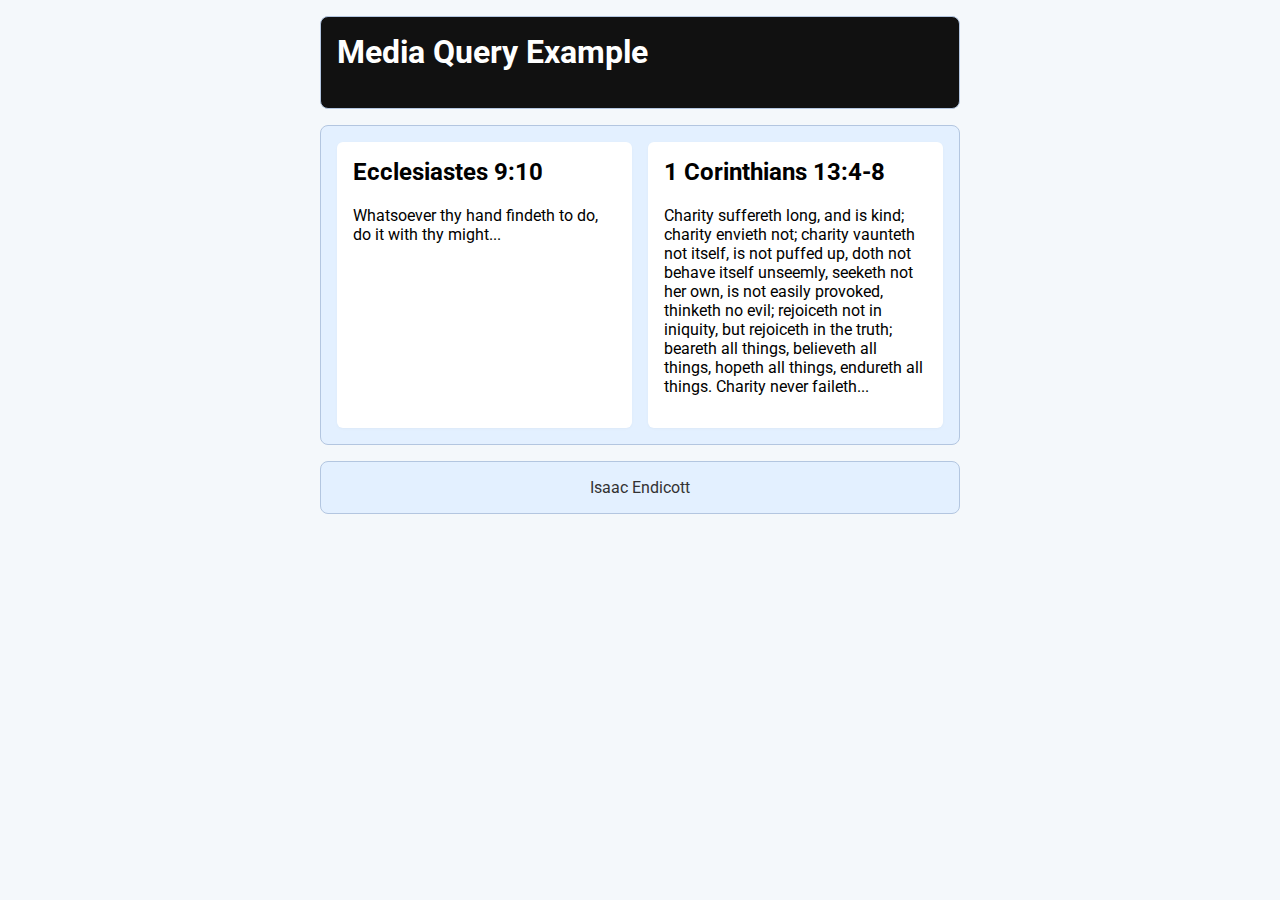
<file: week02/media-query.html>
<!doctype html>
<html lang="en">
  <head>
    <meta charset="UTF-8" />
    <meta name="viewport" content="width=device-width, initial-scale=1.0" />
    <title>Media Query Example</title>
    <meta
      name="description"
      content="A demonstration of CSS media queries for responsive design."
    />
    <meta name="author" content="Isaac Endicott" />
    <!-- Google Fonts: Roboto -->
    <link
      href="https://fonts.googleapis.com/css2?family=Roboto:wght@400;700&display=swap"
      rel="stylesheet"
    />
    <link rel="stylesheet" href="styles/media-query.css" />
    <link rel="stylesheet" href="styles/media-query-large.css" />
  </head>
  <body>
    <header>
      <h1>Media Query Example</h1>
    </header>
    <main>
      <section>
        <h2>Ecclesiastes 9:10</h2>
        <p>Whatsoever thy hand findeth to do, do it with thy might...</p>
      </section>
      <section>
        <h2>1 Corinthians 13:4-8</h2>
        <p>
          Charity suffereth long, and is kind; charity envieth not; charity
          vaunteth not itself, is not puffed up, doth not behave itself
          unseemly, seeketh not her own, is not easily provoked, thinketh no
          evil; rejoiceth not in iniquity, but rejoiceth in the truth; beareth
          all things, believeth all things, hopeth all things, endureth all
          things. Charity never faileth...
        </p>
      </section>
    </main>
    <footer>Isaac Endicott</footer>
  </body>
</html>
</file>
<file: styles/base.css>
:root {
  --mushroom: #ba9e88;
  --burnt-orange: #d2691e;
  --cream: #f5e9da;
  --muted-yellow: #ffd580;
  --tan: #c9a66b;
  --accent-red: #b94e3a;
  --white: #ffffff;
  --text-main: #3a2c1a;
  --text-muted: #7c6f57;
}

* {
  box-sizing: border-box;
}

html,
body {
  height: 100%;
  margin: 0;
}

body {
  font-family: "Quicksand", Arial, sans-serif;
  background: var(--cream);
  color: var(--text-main);
  min-height: 100vh;
  display: flex;
  flex-direction: column;
}

header {
  background: var(--mushroom);
  color: var(--white);
  padding: 1rem 0 0.5rem;
  text-align: center;
}

#course-title {
  display: block;
  font-size: 1.3rem;
  font-weight: 700;
  letter-spacing: 1px;
}

nav ul {
  display: flex;
  justify-content: center;
  gap: 2rem;
  list-style: none;
  padding: 0;
  margin: 0.5rem 0 0;
}

nav a {
  color: var(--muted-yellow);
  text-decoration: none;
  font-weight: 500;
  padding: 0.25rem 0.75rem;
  border-radius: 4px;
  transition: background 0.2s ease, color 0.2s ease;
}

nav a:hover {
  background: var(--burnt-orange);
  color: var(--white);
}

main {
  flex: 1;
  max-width: 900px;
  margin: 1.5rem auto;
  padding: 1rem;
  display: grid;
  grid-template-columns: 1fr;
  gap: 1.5rem;
}

main > h1 {
  grid-column: 1 / -1;
  text-align: center;
  font-family: "Merriweather", serif;
  font-size: 2.2rem;
  margin: 0 0 1rem;
}

.card {
  background: var(--white);
  border: 2px solid var(--tan);
  border-radius: 10px;
  box-shadow: 0 2px 8px rgba(107, 66, 38, 0.08);
  padding: 1.5rem 1.5rem 1rem;
  display: flex;
  flex-direction: column;
}

.card h2 {
  background: var(--mushroom);
  color: var(--white);
  margin: -1.5rem -1.5rem 1rem;
  padding: 0.75rem 1.5rem;
  border-radius: 8px 8px 0 0;
  font-size: 1.2rem;
  font-weight: 700;
  letter-spacing: 1px;
}

.card img {
  width: 60px;
  border-radius: 8px;
  border: 2px solid var(--tan);
}

.card hr {
  border: none;
  border-top: 1px solid var(--tan);
  margin: 1rem 0;
}

.card em {
  color: var(--text-muted);
  font-size: 0.95em;
}

.card ul {
  padding-left: 1.2rem;
  margin-bottom: 0;
}

.card li {
  margin-bottom: 0.5rem;
}

.card a {
  color: var(--accent-red);
  text-decoration: underline;
  transition: color 0.2s ease;
}

.card a:hover {
  color: var(--burnt-orange);
}

.card:last-of-type {
  padding-bottom: 2rem;
}

footer {
  background: var(--mushroom);
  color: var(--muted-yellow);
  text-align: center;
  padding: 1rem 0 0.5rem;
  font-size: 1rem;
  margin-top: auto;
}

#lastModified {
  color: var(--accent-red);
  font-size: 0.95em;
  margin-top: 0.5rem;
}

@media (min-width: 700px) {
  main {
    grid-template-columns: 2fr 1fr;
    align-items: start;
  }
}
</file>
<file: project/styles/main.css>
:root {
  --primary-color: #264653;
  --accent-color: #e76f51;
  --text-color: #333;
  --light-gray: #666;
  --border-gray: #ddd;
  --background-light: #f7f7f7;
  --background-white: white;
  --font-family-primary: Arial, sans-serif;
  --font-family-heading: Georgia, serif;
}

* {
  margin: 0;
  padding: 0;
  box-sizing: border-box;
}

body {
  font-family: var(--font-family-primary);
  line-height: 1.6;
  color: var(--text-color);
  background-color: var(--background-light);
}

img {
  max-width: 100%;
  height: auto;
}

h1,
s h2,
h3,
h4,
h5,
h6 {
  font-family: var(--font-family-heading);
  color: var(--primary-color);
  margin-bottom: 1rem;
}

h1 {
  font-size: 2rem;
}
h2 {
  font-size: 1.5rem;
}
h3 {
  font-size: 1.25rem;
}

p {
  margin-bottom: 1rem;
}

a {
  color: var(--accent-color);
  text-decoration: none;
}

a:hover {
  text-decoration: underline;
}

.container {
  max-width: 1200px;
  margin: 0 auto;
  padding: 0 1rem;
}

.site-header {
  background: var(--background-white);
  box-shadow: 0 2px 5px rgba(0, 0, 0, 0.1);
  position: sticky;
  top: 0;
  padding: 1rem 0;
}

.header-content {
  display: flex;
  justify-content: space-between;
  align-items: center;
}

.logo h1 {
  font-size: 1.5rem;
  margin: 0;
}

.logo a {
  color: var(--primary-color);
}

.nav-toggle {
  display: none;
  background: none;
  border: none;
  font-size: 1.5rem;
  cursor: pointer;
}

.nav-list {
  display: flex;
  list-style: none;
  gap: 2rem;
}

.nav-link {
  color: var(--text-color);
  padding: 0.5rem;
  border-radius: 4px;
}

.nav-link:hover,
.nav-link.active {
  background: var(--accent-color);
  color: var(--background-white);
  text-decoration: none;
}

.hero {
  background: var(--primary-color);
  color: var(--background-white);
  padding: 4rem 0;
  text-align: center;
}

.hero-content h2 {
  color: var(--background-white);
  font-size: 2.5rem;
  margin-bottom: 1rem;
}

.hero-text {
  font-size: 1.1rem;
  max-width: 600px;
  margin: 0 auto 2rem;
}

.cta-button {
  background: var(--accent-color);
  color: var(--background-white);
  padding: 1rem 2rem;
  border-radius: 4px;
  font-weight: bold;
  display: inline-block;
  text-decoration: none;
}

.cta-button:hover {
  background: #d85a3e;
  text-decoration: none;
}

.page-hero {
  background: var(--primary-color);
  color: var(--background-white);
  padding: 2rem 0;
  text-align: center;
}

.page-hero h2 {
  color: var(--background-white);
  margin-bottom: 0.5rem;
}

.featured-recipes {
  padding: 4rem 0;
}

.featured-recipes h2 {
  text-align: center;
  margin-bottom: 3rem;
}

.recipe-grid {
  display: grid;
  grid-template-columns: repeat(auto-fit, minmax(300px, 1fr));
  gap: 2rem;
  margin-bottom: 2rem;
}

.recipe-card {
  background: var(--background-white);
  border-radius: 4px;
  box-shadow: 0 2px 5px rgba(0, 0, 0, 0.1);
  overflow: hidden;
  cursor: pointer;
}

.recipe-card:hover {
  box-shadow: 0 4px 10px rgba(0, 0, 0, 0.15);
}

.recipe-image {
  width: 100%;
  height: 200px;
  object-fit: cover;
}

.recipe-content {
  padding: 1.5rem;
}

.recipe-meta {
  display: flex;
  gap: 1rem;
  margin-bottom: 1rem;
  font-size: 0.9rem;
  color: var(--light-gray);
}

.recipe-description {
  color: var(--light-gray);
  margin-bottom: 1rem;
}

.recipe-tags {
  display: flex;
  gap: 0.5rem;
  flex-wrap: wrap;
}

.recipe-tag {
  background: var(--background-light);
  color: var(--primary-color);
  padding: 0.25rem 0.5rem;
  border-radius: 12px;
  font-size: 0.75rem;
}

.recipe-details {
  margin-top: 1rem;
  padding-top: 1rem;
  border-top: 1px solid var(--border-gray);
}

.recipe-details h4 {
  font-size: 1rem;
  margin-bottom: 0.5rem;
  color: var(--primary-color);
}

.recipe-details ul {
  list-style: none;
  margin-bottom: 1rem;
}

.recipe-details ul li {
  padding: 0.25rem 0;
  border-bottom: 1px solid #f0f0f0;
}

.recipe-details ul li:last-child {
  border-bottom: none;
}

.recipe-details ol {
  margin-bottom: 1rem;
  padding-left: 1rem;
}

.recipe-details ol li {
  padding: 0.25rem 0;
  margin-bottom: 0.5rem;
}

.recipe-notes {
  background: var(--background-light);
  padding: 1rem;
  border-radius: 4px;
  margin-top: 1rem;
  font-style: italic;
}

.results-header {
  margin-bottom: 2rem;
  padding-bottom: 1rem;
  border-bottom: 1px solid var(--border-gray);
}

.form-section {
  padding: 2rem 0;
}

.recipe-form {
  background: var(--background-white);
  padding: 2rem;
  border-radius: 4px;
  box-shadow: 0 2px 5px rgba(0, 0, 0, 0.1);
  max-width: 800px;
  margin: 0 auto;
}

.form-section-group {
  border: none;
  margin-bottom: 2rem;
  padding: 0;
}

.form-section-group legend {
  font-family: var(--font-family-heading);
  font-size: 1.5rem;
  color: var(--primary-color);
  margin-bottom: 1rem;
}

.form-group {
  margin-bottom: 1.5rem;
}

.form-row {
  display: grid;
  grid-template-columns: repeat(auto-fit, minmax(200px, 1fr));
  gap: 1rem;
}

.form-group label {
  display: block;
  margin-bottom: 0.5rem;
  font-weight: bold;
  color: var(--text-color);
}

.form-control {
  width: 100%;
  padding: 0.75rem;
  border: 1px solid var(--border-gray);
  border-radius: 4px;
  font-size: 1rem;
  font-family: inherit;
}

.form-control:focus {
  outline: none;
  border-color: var(--accent-color);
}

.dynamic-list {
  margin-bottom: 1rem;
}

.list-item {
  margin-bottom: 0.75rem;
}

.list-item .form-control {
  width: 100%;
}

.add-btn {
  background: var(--accent-color);
  color: var(--background-white);
  border: none;
  padding: 0.5rem 1rem;
  border-radius: 4px;
  cursor: pointer;
  font-weight: bold;
}

.add-btn:hover {
  background: #d85a3e;
}

.form-actions {
  display: flex;
  gap: 1rem;
  justify-content: center;
  margin-top: 2rem;
  padding-top: 2rem;
  border-top: 1px solid var(--border-gray);
}

.submit-btn {
  background: var(--primary-color);
  color: var(--background-white);
  border: none;
  padding: 1rem 2rem;
  border-radius: 4px;
  font-size: 1.1rem;
  font-weight: bold;
  cursor: pointer;
}

.submit-btn:hover {
  background: #1e3a44;
}

.reset-btn {
  background: transparent;
  color: var(--light-gray);
  border: 1px solid var(--border-gray);
  padding: 1rem 2rem;
  border-radius: 4px;
  font-size: 1.1rem;
  font-weight: bold;
  cursor: pointer;
}

.reset-btn:hover {
  background: var(--border-gray);
  color: var(--text-color);
}

.form-message {
  margin-top: 1rem;
  padding: 1rem;
  border-radius: 4px;
  text-align: center;
  font-weight: bold;
}

.form-message.success {
  background: #d4edda;
  color: #155724;
  border: 1px solid #c3e6cb;
}

.form-message.error {
  background: #f8d7da;
  color: #721c24;
  border: 1px solid #f5c6cb;
}

.site-footer {
  background: var(--primary-color);
  color: var(--background-white);
  padding: 2rem 0;
  text-align: center;
  margin-top: 4rem;
}

.footer-content {
  display: flex;
  justify-content: space-between;
  align-items: center;
  flex-wrap: wrap;
  gap: 1rem;
}

.footer-content p {
  margin: 0;
}

.footer-content a {
  color: var(--background-white);
  text-decoration: underline;
}

.footer-content a:hover {
  color: var(--accent-color);
}

@media screen and (max-width: 768px) {
  .nav-toggle {
    display: block;
  }

  .nav-list {
    display: none;
    position: absolute;
    top: 100%;
    left: 0;
    right: 0;
    background: var(--background-white);
    flex-direction: column;
    padding: 1rem;
    box-shadow: 0 2px 5px rgba(0, 0, 0, 0.1);
    gap: 1rem;
  }

  .nav-list.active {
    display: flex;
  }

  .hero-content h2 {
    font-size: 2rem;
  }

  .recipe-grid {
    grid-template-columns: 1fr;
  }

  .form-row {
    grid-template-columns: 1fr;
  }

  .form-actions {
    flex-direction: column;
  }

  .footer-content {
    justify-content: center;
    text-align: center;
    flex-direction: column;
  }
}

@media screen and (max-width: 480px) {
  .container {
    padding: 0 0.5rem;
  }

  .hero {
    padding: 2rem 0;
  }

  .hero-content h2 {
    font-size: 1.75rem;
  }

  .recipe-form {
    padding: 1rem;
  }
}
</file>
<file: styles/form.css>
:root {
  --mushroom: #ba9e88;
  --burnt-orange: #d2691e;
  --cream: #f5e9da;
  --muted-yellow: #ffd580;
  --tan: #c9a66b;
  --accent-red: #b94e3a;
  --white: #ffffff;
  --text-main: #3a2c1a;
  --text-muted: #7c6f57;
}

* {
  box-sizing: border-box;
}

html,
body {
  height: 100%;
  margin: 0;
}

body {
  font-family: "Quicksand", Arial, sans-serif;
  background: var(--cream);
  color: var(--text-main);
  min-height: 100vh;
  display: flex;
  flex-direction: column;
}

header {
  background: var(--mushroom);
  color: var(--text-main);
  padding: 2rem 1rem;
  text-align: center;
}

header h1 {
  margin: 0;
  font-size: 2rem;
  font-weight: 700;
}

main {
  flex: 1;
  max-width: 600px;
  width: 100%;
  margin: 2rem auto;
  padding: 0 1rem;
}

form {
  background: var(--white);
  padding: 2rem;
  border-radius: 8px;
  box-shadow: 0 2px 8px rgba(0, 0, 0, 0.1);
}

fieldset {
  border: 2px solid var(--mushroom);
  border-radius: 5px;
  padding: 1.5rem;
  margin-bottom: 1.5rem;
}

legend {
  font-weight: 700;
  font-size: 1.2rem;
  color: var(--burnt-orange);
  padding: 0 0.5rem;
}

label {
  display: block;
  margin-top: 1rem;
  margin-bottom: 0.5rem;
  font-weight: 600;
  color: var(--text-main);
}

.required {
  color: var(--accent-red);
}

input[type="text"],
input[type="date"],
select,
textarea {
  width: 100%;
  padding: 0.75rem;
  border: 2px solid var(--mushroom);
  border-radius: 4px;
  font-family: "Quicksand", Arial, sans-serif;
  font-size: 1rem;
  color: var(--text-main);
  background: var(--white);
}

input[type="text"]:focus,
input[type="date"]:focus,
select:focus,
textarea:focus {
  outline: none;
  border-color: var(--burnt-orange);
}

select {
  cursor: pointer;
}

textarea {
  resize: vertical;
  min-height: 100px;
}

.rating-group {
  display: flex;
  flex-direction: column;
  gap: 0.75rem;
  margin-top: 0.5rem;
}

.rating-group input[type="radio"] {
  margin-right: 0.5rem;
  cursor: pointer;
}

.rating-group label {
  display: inline;
  margin: 0;
  font-size: 1.2rem;
  cursor: pointer;
}

.checkbox-group {
  display: flex;
  flex-direction: column;
  gap: 0.75rem;
  margin-top: 0.5rem;
}

.checkbox-group div {
  display: flex;
  align-items: center;
}

.checkbox-group input[type="checkbox"] {
  margin-right: 0.5rem;
  cursor: pointer;
  width: 1.2rem;
  height: 1.2rem;
}

.checkbox-group label {
  display: inline;
  margin: 0;
  cursor: pointer;
  font-weight: 400;
}

button[type="submit"],
.button {
  background: var(--accent-red);
  color: var(--white);
  border: none;
  padding: 1rem 2rem;
  font-size: 1.1rem;
  font-weight: 700;
  border-radius: 4px;
  cursor: pointer;
  width: 100%;
  margin-top: 1rem;
  font-family: "Quicksand", Arial, sans-serif;
  text-decoration: none;
  display: inline-block;
  text-align: center;
}

button[type="submit"]:hover,
.button:hover {
  background: var(--text-main);
}

.confirmation-message {
  background: var(--white);
  padding: 3rem 2rem;
  border-radius: 8px;
  box-shadow: 0 2px 8px rgba(0, 0, 0, 0.1);
  text-align: center;
}

.confirmation-message h2 {
  color: var(--burnt-orange);
  margin-top: 0;
  margin-bottom: 1rem;
}

.confirmation-message p {
  font-size: 1.1rem;
  margin-bottom: 1rem;
}

.review-count {
  font-size: 1.3rem;
  font-weight: 700;
  color: var(--burnt-orange);
  margin: 2rem 0;
}

.review-count span {
  font-size: 2rem;
  color: var(--accent-red);
}

footer {
  background: var(--mushroom);
  color: var(--text-main);
  text-align: center;
  padding: 1rem;
  margin-top: auto;
}

footer p {
  margin: 0.25rem 0;
}

@media (min-width: 768px) {
  header h1 {
    font-size: 2.5rem;
  }

  main {
    margin: 3rem auto;
  }

  form {
    padding: 3rem;
  }

  .rating-group {
    flex-direction: row;
    flex-wrap: wrap;
    gap: 1.5rem;
  }

  .checkbox-group {
    flex-direction: row;
    flex-wrap: wrap;
  }

  .checkbox-group div {
    width: 48%;
  }

  button[type="submit"],
  .button {
    width: auto;
    min-width: 250px;
  }
}
</file>
<file: project/styles/siteplan.css>
/* Site plan styles: uses the selected color schema and typography */
:root {
  --primary: #264653;
  --accent: #e76f51;
  --neutral: #f7f7f7;
  --body-font:
    "Source Sans Pro", system-ui, -apple-system, "Segoe UI", Roboto,
    "Helvetica Neue", Arial;
  --display-font: "Playfair Display", Georgia, "Times New Roman", serif;
}

* {
  box-sizing: border-box;
}
body {
  font-family: var(--body-font);
  background: var(--neutral);
  color: #222;
  margin: 0;
  line-height: 1.5;
  padding: 24px;
}
.site-header {
  text-align: center;
  margin-bottom: 20px;
}
.site-header h1 {
  font-family: var(--display-font);
  color: var(--primary);
  margin: 8px 0 0 0;
}
.site-header .tagline {
  color: #555;
  margin: 4px 0 12px 0;
}
.logo {
  display: inline-block;
}

.test-logo {
  width: 64px;
  height: 64px;
  display: inline-flex;
  align-items: center;
  justify-content: center;
  background: var(--accent);
  color: #fff;
  border-radius: 8px;
  font-family: var(--display-font);
  font-weight: 700;
}

.container {
  max-width: 900px;
  margin: 0 auto;
}
section {
  background: white;
  padding: 16px;
  margin: 14px 0;
  border-radius: 8px;
  box-shadow: 0 1px 2px rgba(0, 0, 0, 0.06);
}
h2 {
  color: var(--primary);
  font-family: var(--display-font);
  margin: 0 0 8px 0;
}

.colors {
  list-style: none;
  padding: 0;
  margin: 0;
}
.colors li {
  display: flex;
  align-items: center;
  gap: 12px;
  padding: 6px 0;
}
.example {
  width: 28px;
  height: 18px;
  border-radius: 4px;
  display: inline-block;
  border: 1px solid rgba(0, 0, 0, 0.06);
}
.example.primary {
  background: var(--primary);
}
.example.accent {
  background: var(--accent);
}
.example.neutral {
  background: var(--neutral);
}

.type-samples .sample-heading {
  font-family: var(--display-font);
  color: var(--primary);
  margin: 6px 0;
}
.type-samples .sample-body {
  font-family: var(--body-font);
  color: #333;
}

.wireframes {
  display: block;
  margin: 0;
  padding: 0;
}
.wireframe {
  background: #fff;
  border: 1px solid rgba(0, 0, 0, 0.08);
  padding: 12px;
  border-radius: 6px;
  margin: 12px 0;
}
.wireframe .wf {
  height: 48px;
  background: #f8f8f8;
  border-radius: 4px;
  margin: 8px 0;
  display: flex;
  align-items: center;
  justify-content: center;
  color: #666;
}
.wireframe.desktop .wf.row {
  display: block;
}
.wireframe.desktop .sidebar,
.wireframe.desktop .maincol,
.wireframe .footer {
  height: 60px;
  background: #f8f8f8;
  margin: 8px 0;
}

.site-footer {
  text-align: center;
  margin-top: 24px;
  color: #666;
}

code {
  background: #f0f0f0;
  padding: 2px 6px;
  border-radius: 4px;
}
</file>
<file: week01/styles/layout.css>
* {
  margin: 0;
  padding: 0;
  box-sizing: border-box;
}

body {
  display: grid;
  grid-template-columns: 3fr 1fr;
  grid-template-rows: auto 1fr auto;
  min-height: 100vh;
}

header {
  grid-column: 1 / 3;
  grid-row: 1;
  background-color: rgb(97, 97, 97);
  padding-top: 2rem;
}
header h1 {
  text-align: left;
  color: white;
  margin-bottom: 10px;
  padding: 0px 0px 10px 10px;
}

header nav ul {
  background-color: black;
  display: flex;
  justify-content: space-evenly;
  padding: 10px;
}

header nav ul li a {
  color: white;
  text-decoration: none;
  font-family: Arial, sans-serif;
}
footer {
  grid-column: 1 / 3;
  grid-row: 3;
  background-color: rgb(97, 97, 97);
  text-align: center;
  padding: 2rem 0px;
}

main {
  grid-column: 1 / 2;
  grid-row: 2;
  background-color: rgb(200, 200, 200);
  padding: 4rem;
}

aside {
  grid-column: 2 / 3;
  grid-row: 2;
  padding: 4rem;
}
</file>
<file: week02/styles/bom.css>
* {
  margin: 0;
  padding: 0;
}

body {
  height: 100vh;
  display: flex;
  flex-direction: column;
  align-items: center;
  justify-content: center;
  font-family: Acme, Arial, sans-serif;
}

h1 {
  font-size: 1.5rem;
}

main {
  margin: 1rem auto;
  border: 1px solid rgb(0 0 0 / 0.1);
  padding: 1rem;
  background-color: #ddd;
  display: flex;
  flex-direction: column;
}

input,
button {
  padding: 0.5rem;
}

button {
  margin: 0.5rem;
}

.delete {
  width: fit-content;
}

.input {
  display: flex;
  gap: 1rem;
}

.list {
  padding: 0.5rem;
}

ul {
  margin: 1rem;
  list-style: none;
}

li {
  display: flex;
  align-items: center;
  justify-content: space-between;
}

@media only screen and (min-width: 32.5em) {
  h1 {
    font-size: 2rem;
  }

  main {
    width: 320px;
  }
}
</file>
<file: week02/styles/media-query.css>
body {
  font-family: "Roboto", Arial, sans-serif;
  background: #f4f8fb;
  margin: 0;
  padding: 0;
}

header,
main,
footer {
  max-width: 640px;
  margin: 1rem auto;
  border: 1px solid #b3c6e0;
  padding: 1rem;
  background: #e3f0ff;
  border-radius: 8px;
  box-sizing: border-box;
}

main {
  display: grid;
  grid-template-columns: 1fr;
  gap: 1rem;
}

section {
  padding: 1rem;
  background: #fff;
  border-radius: 6px;
  box-shadow: 0 1px 3px rgba(0, 0, 0, 0.03);
}

h1,
h2 {
  margin-top: 0;
}

footer {
  text-align: center;
  font-size: 1rem;
  color: #333;
  background: #e3f0ff;
}
</file>
<file: week02/styles/media-query-large.css>
@media screen and (min-width: 500px) {
  header {
    background: #111;
    color: #fff;
  }
  main {
    grid-template-columns: 1fr 1fr;
  }
}
</file>
